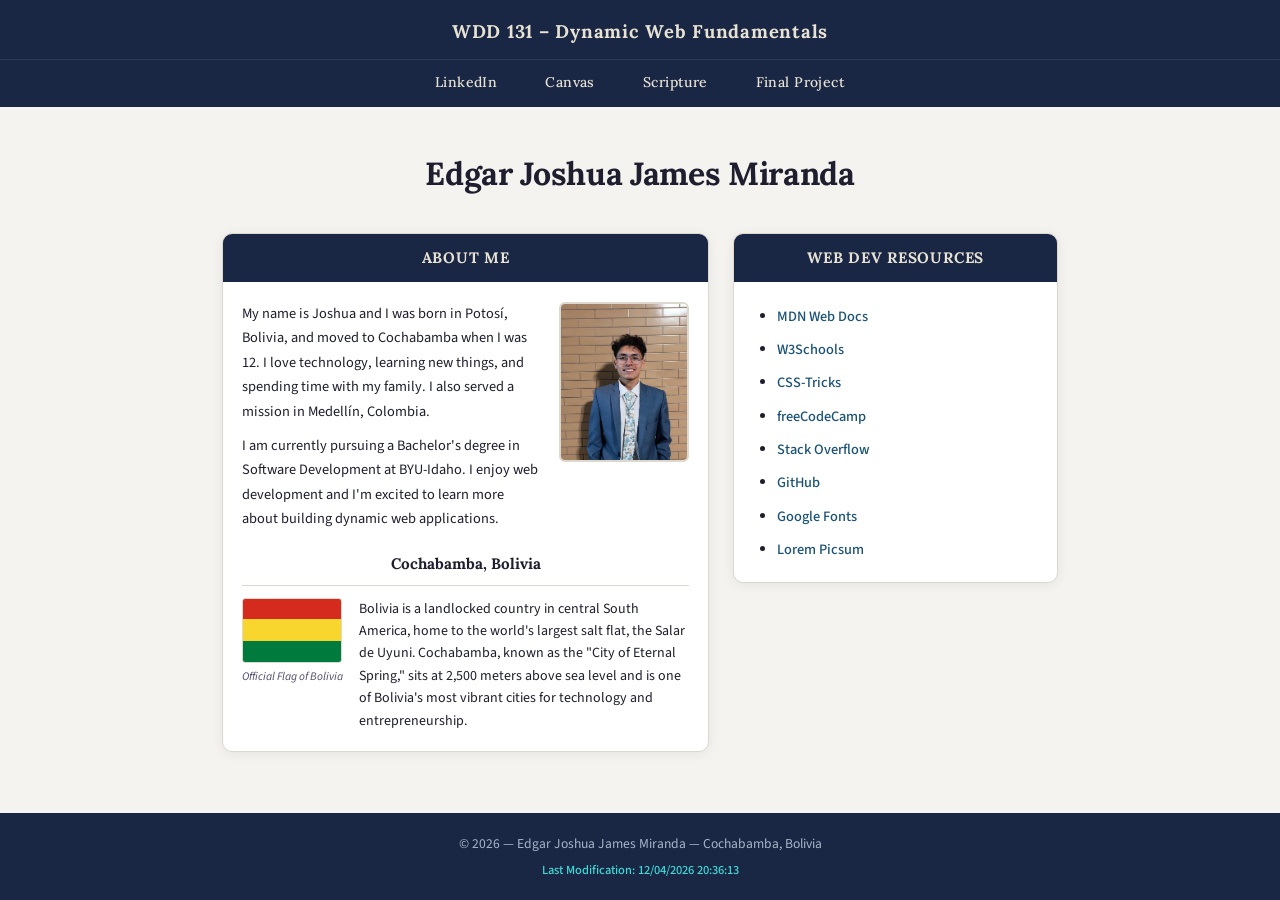
<file: index.html>
<!DOCTYPE html>
<html lang="en">
<head>
  <meta charset="UTF-8">
  <meta name="viewport" content="width=device-width, initial-scale=1.0">
  <title>WDD 131 – Dynamic Web Fundamentals – Edgar Joshua James Miranda</title>
  <meta name="description" content="WDD 131 – Dynamic Web Fundamentals. Edgar Joshua James Miranda. BYU-Idaho course on HTML, CSS, and JavaScript.">  <meta name="author" content="Edgar Joshua James Miranda">
  <link rel="preconnect" href="https://fonts.googleapis.com">
  <link rel="preconnect" href="https://fonts.gstatic.com" crossorigin>
  <link href="https://fonts.googleapis.com/css2?family=Lora:wght@400;600;700&family=Source+Sans+3:wght@300;400;600&display=swap" rel="stylesheet">  <link rel="stylesheet" href="styles/base.css">
  <script src="scripts/getdates.js" defer></script>
</head>
<body>

  <header>
    <span id="course-title">WDD 131 – Dynamic Web Fundamentals</span>
    <nav>
      <a href="www.linkedin.com/in/joshua-james7756" target="_blank">LinkedIn</a>
      <a href="https://byupw.instructure.com/" target="_blank">Canvas</a>
      <a href="https://www.churchofjesuschrist.org/study/scriptures/bofm/1-ne/3?lang=eng&id=p7#p7" target="_blank">Scripture</a>
      <a href="project/index.html">Final Project</a>
    </nav>
  </header>

  <main>
    <h1>Edgar Joshua James Miranda</h1>

    <div class="cards-grid">

      <!-- Card 1: About Me -->
      <section class="card">
        <div class="card-header">
          <h2>About Me</h2>
        </div>
        <div class="card-body">
          <div class="about-content">
            <div class="about-text">
              <p>
                My name is Joshua and I was born in Potosí, Bolivia, and moved to Cochabamba when I was 12. I love technology, learning new things, and spending time with my family. I also served a mission in Medellín, Colombia.              </p>
              <p>
                I am currently pursuing a Bachelor's degree in Software Development at BYU-Idaho. I enjoy web development and I'm excited to learn more about building dynamic web applications.
              </p>
            </div>
            <div class="about-img-wrap">
              <img src="images/profile.jpg" alt="Joshua Miranda profile photo" loading="lazy" width="130" height="160">
            </div>
          </div>

          <div class="location-block">
            <h3>Cochabamba, Bolivia</h3>
            <div class="flag-section">
              <div class="flag-wrap">
                <img src="images/bolivia-flag.svg" alt="Official Flag of Bolivia" loading="lazy" width="100" height="65" onerror="this.outerHTML='<div class=\'flag-placeholder\'></div>'">
                <p class="flag-caption">Official Flag of Bolivia</p>
              </div>
              <p class="location-text">
                Bolivia is a landlocked country in central South America, home to the world's largest salt flat, the Salar de Uyuni. Cochabamba, known as the "City of Eternal Spring," sits at 2,500 meters above sea level and is one of Bolivia's most vibrant cities for technology and entrepreneurship.
              </p>
            </div>
          </div>
        </div>
      </section>

      <!-- Card 2: Web Dev Resources -->
      <section class="card">
        <div class="card-header">
          <h2>Web Dev Resources</h2>
        </div>
        <div class="card-body resources-body">
          <ul class="resources-list">
            <li><a href="https://developer.mozilla.org" target="_blank">MDN Web Docs</a></li>
            <li><a href="https://www.w3schools.com" target="_blank">W3Schools</a></li>
            <li><a href="https://css-tricks.com" target="_blank">CSS-Tricks</a></li>
            <li><a href="https://www.freecodecamp.org" target="_blank">freeCodeCamp</a></li>
            <li><a href="https://stackoverflow.com" target="_blank">Stack Overflow</a></li>
            <li><a href="https://github.com" target="_blank">GitHub</a></li>
            <li><a href="https://fonts.google.com" target="_blank">Google Fonts</a></li>
            <li><a href="https://picsum.photos" target="_blank">Lorem Picsum</a></li>
          </ul>
        </div>
      </section>

    </div>
  </main>

  <footer>
    <p>
      &copy; <span id="currentyear"></span> &mdash; Edgar Joshua James Miranda &mdash; Cochabamba, Bolivia
    </p>
    <p id="lastModified"></p>
  </footer>

</body>
</html>
</file>
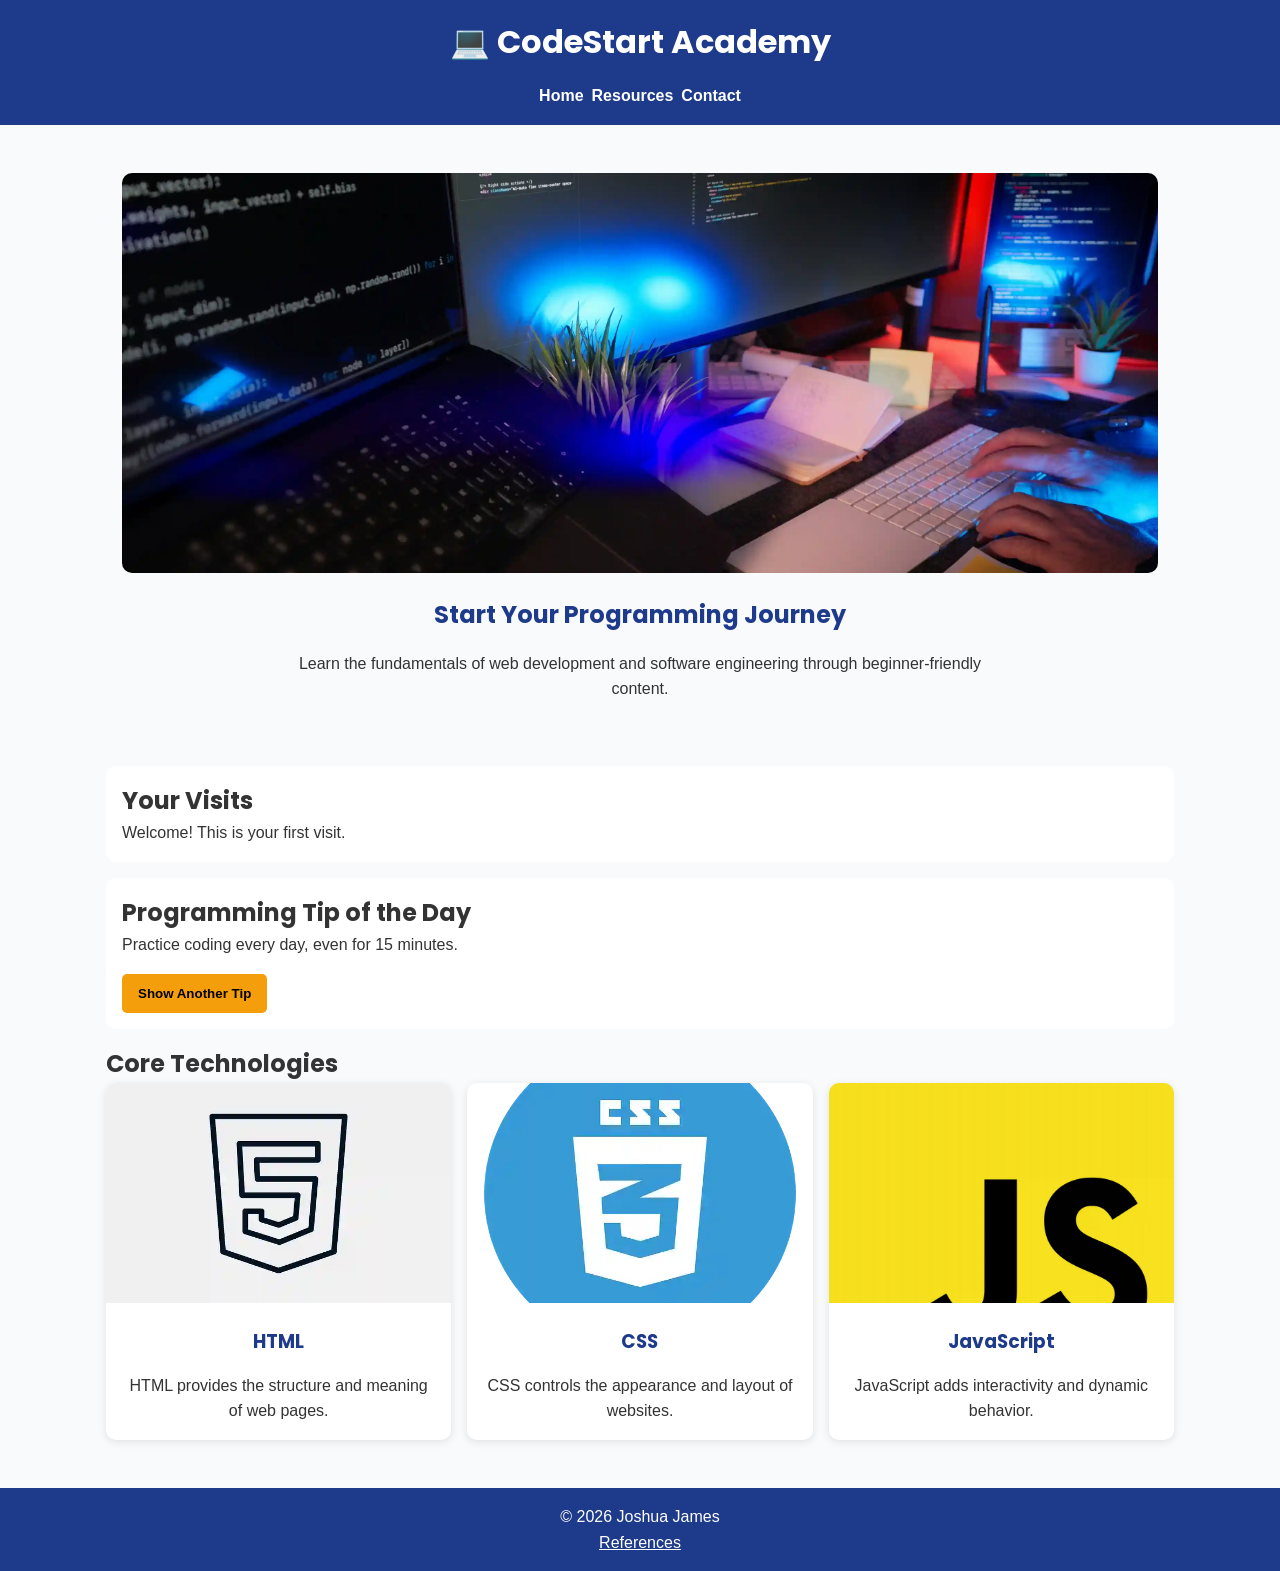
<file: project/index.html>
<!DOCTYPE html>
<html lang="en">
<head>
    <meta charset="UTF-8">
    <meta name="author" content="Joshua James">
    <meta name="viewport" content="width=device-width, initial-scale=1.0">
    <meta name="description" content="CodeStart Academy helps beginners learn programming, HTML, CSS, JavaScript, and web development skills.">

    <title>CodeStart Academy | Home</title>

    <link rel="stylesheet" href="styles/project.css">

    <link rel="preconnect" href="https://fonts.googleapis.com">
    <link rel="preconnect" href="https://fonts.gstatic.com" crossorigin>

    <link href="https://fonts.googleapis.com/css2?family=Poppins:wght@400;600;700&display=swap" rel="stylesheet">

    <script src="scripts/project.js" defer></script>
</head>
<body>

<header>

    <h1>💻 CodeStart Academy</h1>

    <nav>
        <ul class="navigation">
            <li><a href="index.html">Home</a></li>
            <li><a href="resources.html">Resources</a></li>
            <li><a href="contact.html">Contact</a></li>
        </ul>
    </nav>

</header>

<main>

<section class="hero">

    <img
        src="images/coding.webp"
        alt="Programming workspace"
        width="1200"
        height="600"
    >

    <h2>Start Your Programming Journey</h2>

    <p>
        Learn the fundamentals of web development and software
        engineering through beginner-friendly content.
    </p>

</section>

<section class="visit-section">

    <h2>Your Visits</h2>

    <p id="visitMessage"></p>

</section>

<section class="tip-section">

    <h2>Programming Tip of the Day</h2>

    <p id="tip"></p>

    <button id="newTipBtn">
        Show Another Tip
    </button>

</section>

<section>

    <h2>Core Technologies</h2>

    <div class="cards">

        <article class="card">

            <img
                src="images/html.webp"
                alt="HTML logo"
                loading="lazy"
            >

            <h3>HTML</h3>

            <p>
                HTML provides the structure and meaning of web pages.
            </p>

        </article>

        <article class="card">

            <img
                src="images/css.webp"
                alt="CSS logo"
                loading="lazy"
            >

            <h3>CSS</h3>

            <p>
                CSS controls the appearance and layout of websites.
            </p>

        </article>

        <article class="card">

            <img
                src="images/javascript.webp"
                alt="JavaScript logo"
                loading="lazy"
            >

            <h3>JavaScript</h3>

            <p>
                JavaScript adds interactivity and dynamic behavior.
            </p>

        </article>

    </div>

</section>

</main>

<footer>

    <p>&copy; 2026 Joshua James</p>

    <p>
        <a href="references.html">References</a>
    </p>

</footer>

</body>
</html>
</file>
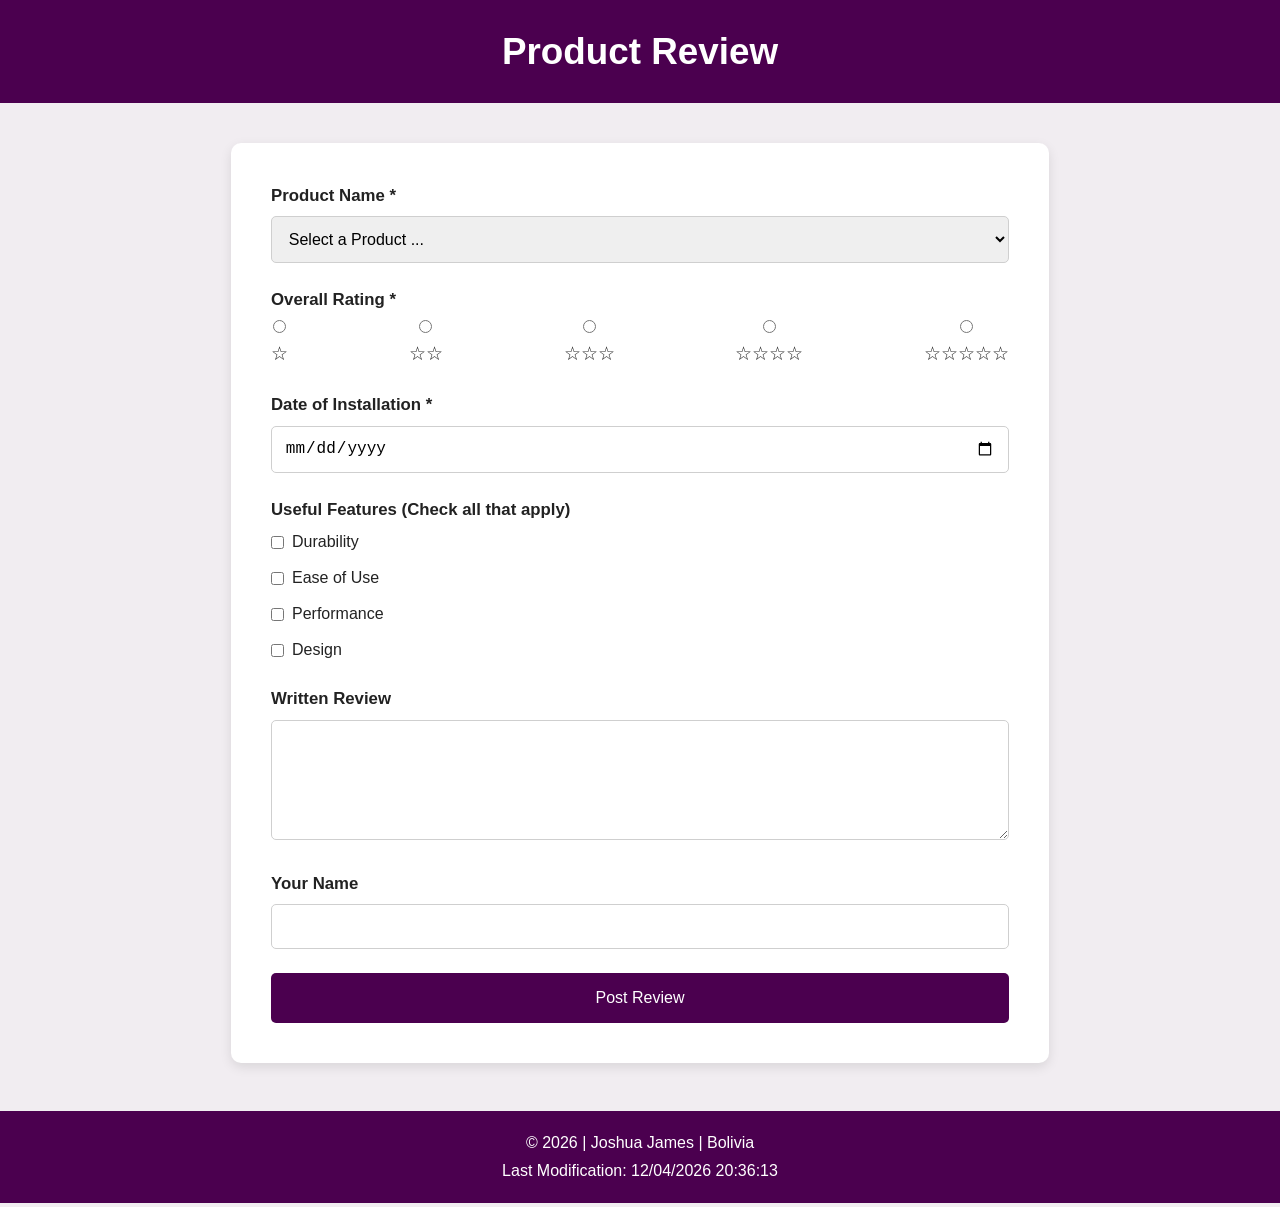
<file: form.html>
<!DOCTYPE html>
<html lang="en-US">
<head>
    <meta charset="UTF-8">
    <meta name="viewport" content="width=device-width, initial-scale=1.0">

    <title>Product Review Form</title>

    <meta name="description"
        content="Submit a product review by selecting a product, rating its features, and sharing your feedback through this responsive review form.">

    <meta name="author" content="Joshua James">

    <link rel="stylesheet" href="styles/form.css">

    <script src="scripts/form.js" defer></script>
</head>
<body>

<header>
    <h1>Product Review</h1>
</header>

<main>

    <form method="get" action="review.html">

        <div class="form-group">
            <label for="product">Product Name *</label>

            <select id="product" name="product" required>
                <option value="" disabled selected>
                    Select a Product ...
                </option>
            </select>
        </div>

        <div class="form-group">
            <label>Overall Rating *</label>

            <div class="rating">

                <div class="rating-item">
                    <input type="radio" id="star1" name="rating" value="1" required>
                    <label for="star1">☆</label>
                </div>

                <div class="rating-item">
                    <input type="radio" id="star2" name="rating" value="2" required>
                    <label for="star2">☆☆</label>
                </div>

                <div class="rating-item">
                    <input type="radio" id="star3" name="rating" value="3" required>
                    <label for="star3">☆☆☆</label>
                </div>

                <div class="rating-item">
                    <input type="radio" id="star4" name="rating" value="4" required>
                    <label for="star4">☆☆☆☆</label>
                </div>

                <div class="rating-item">
                    <input type="radio" id="star5" name="rating" value="5" required>
                    <label for="star5">☆☆☆☆☆</label>
                </div>

            </div>
        </div>

        <div class="form-group">
            <label for="installDate">Date of Installation *</label>

            <input
                type="date"
                id="installDate"
                name="installDate"
                required>
        </div>

        <div class="form-group">

            <label>Useful Features (Check all that apply)</label>

            <div class="checkbox-group">

                <div class="checkbox-item">
                    <input
                        type="checkbox"
                        id="durability"
                        name="features"
                        value="Durability">

                    <label for="durability">
                        Durability
                    </label>
                </div>

                <div class="checkbox-item">
                    <input
                        type="checkbox"
                        id="ease"
                        name="features"
                        value="Ease of Use">

                    <label for="ease">
                        Ease of Use
                    </label>
                </div>

                <div class="checkbox-item">
                    <input
                        type="checkbox"
                        id="performance"
                        name="features"
                        value="Performance">

                    <label for="performance">
                        Performance
                    </label>
                </div>

                <div class="checkbox-item">
                    <input
                        type="checkbox"
                        id="design"
                        name="features"
                        value="Design">

                    <label for="design">
                        Design
                    </label>
                </div>

            </div>

        </div>

        <div class="form-group">

            <label for="review">
                Written Review
            </label>

            <textarea
                id="review"
                name="review"
                rows="5"></textarea>

        </div>

        <div class="form-group">

            <label for="username">
                Your Name
            </label>

            <input
                type="text"
                id="username"
                name="username">

        </div>

        <input
            type="submit"
            value="Post Review"
            class="submit-btn">

    </form>

</main>

<footer>
    <p>&copy; <span id="year"></span> | Joshua James | Bolivia</p>

    <p>
        Last Modification:
        <span id="lastModified"></span>
    </p>
</footer>

</body>
</html>
</file>
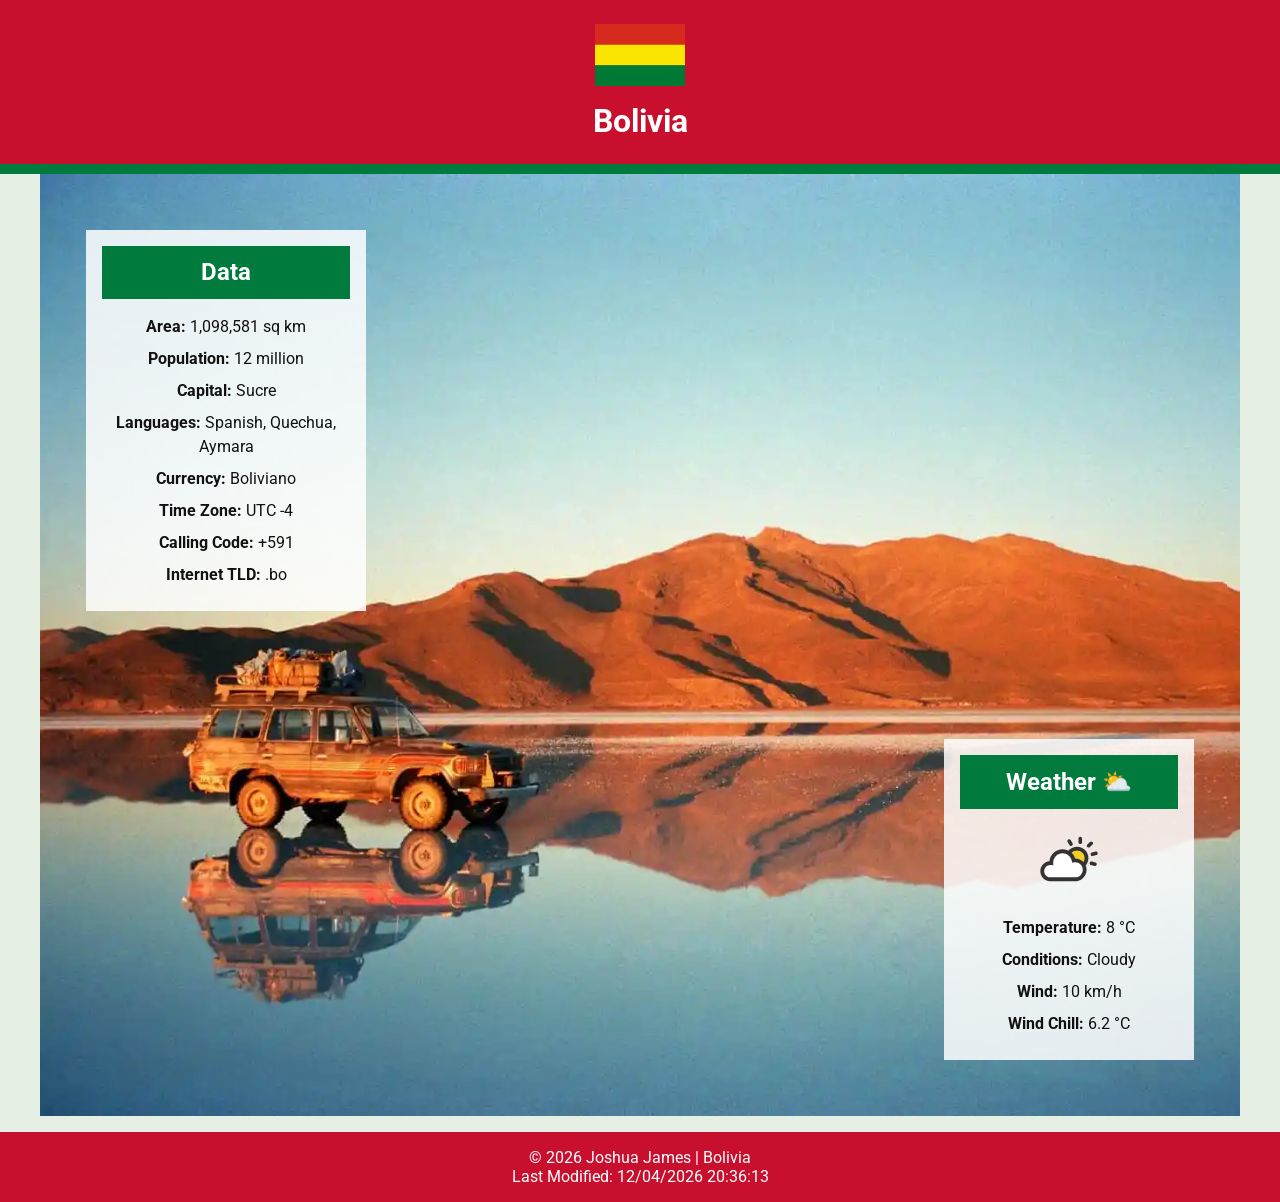
<file: place.html>
<!DOCTYPE html>
<html lang="en">
<head>
    <meta charset="UTF-8">
    <meta name="viewport"
          content="width=device-width, initial-scale=1.0">
    <meta name="description"
          content="Explore Bolivia with information about its culture, weather, geography, and beautiful landscapes.">
    <meta name="author"
          content="Joshua James">
    <title>Bolivia Country Page</title>
    <!-- GOOGLE FONTS -->
    <link rel="preconnect"
          href="https://fonts.googleapis.com">
    <link rel="preconnect"
          href="https://fonts.gstatic.com"
          crossorigin>
    <link href="https://fonts.googleapis.com/css2?family=Roboto:wght@400;700&display=swap"
          rel="stylesheet">
    <!-- CSS -->
    <link rel="stylesheet"
          href="styles/place.css">
    <link rel="stylesheet"
          href="styles/place-large.css">
    <!-- JAVASCRIPT -->
    <script src="scripts/place.js" defer></script>
</head>

<body>
    <!-- HEADER -->
    <header>
        <img
            src="images/flag.webp"
            alt="Bolivia Flag"
            class="flag">
        <h1>Bolivia</h1>
    </header>
    <!-- MAIN -->
    <main>
        <div class="hero">
            <!-- RESPONSIVE IMAGE -->
            <picture>
                <source
                    srcset="images/hero-large.webp"
                    media="(min-width: 768px)">
                <img
                    src="images/hero-small.webp"
                    alt="Bolivia Landscape">
            </picture>

            <!-- DATA CARD -->

            <section class="card data-card">
                <h2>Data</h2>
                <p><strong>Area:</strong> 1,098,581 sq km</p>
                <p><strong>Population:</strong> 12 million</p>
                <p><strong>Capital:</strong> Sucre</p>
                <p><strong>Languages:</strong> Spanish, Quechua, Aymara</p>
                <p><strong>Currency:</strong> Boliviano</p>
                <p><strong>Time Zone:</strong> UTC -4</p>
                <p><strong>Calling Code:</strong> +591</p>
                <p><strong>Internet TLD:</strong> .bo</p>
            </section>

            <!-- WEATHER CARD -->

            <section class="card weather-card">
                <h2>Weather</h2>
                <img
                    src="images/weather.svg"
                    alt="Weather Icon"
                    class="weather-icon">
                <p>
                    <strong>Temperature:</strong>
                    <span id="temperature">8</span> °C
                </p>
                <p>
                    <strong>Conditions:</strong>
                    Cloudy
                </p>
                <p>
                    <strong>Wind:</strong>
                    <span id="windSpeed">10</span> km/h
                </p>
                <p>
                    <strong>Wind Chill: </strong>
                    <span id="windChill">10 °C</span>
                </p>
            </section>
        </div>
    </main>

    <!-- FOOTER -->

    <footer>
        <p>
            &copy;
            <span id="currentyear"></span>
            Joshua James | Bolivia
        </p>
        <p id="lastModified"></p>
    </footer>

</body>
</html>
</file>
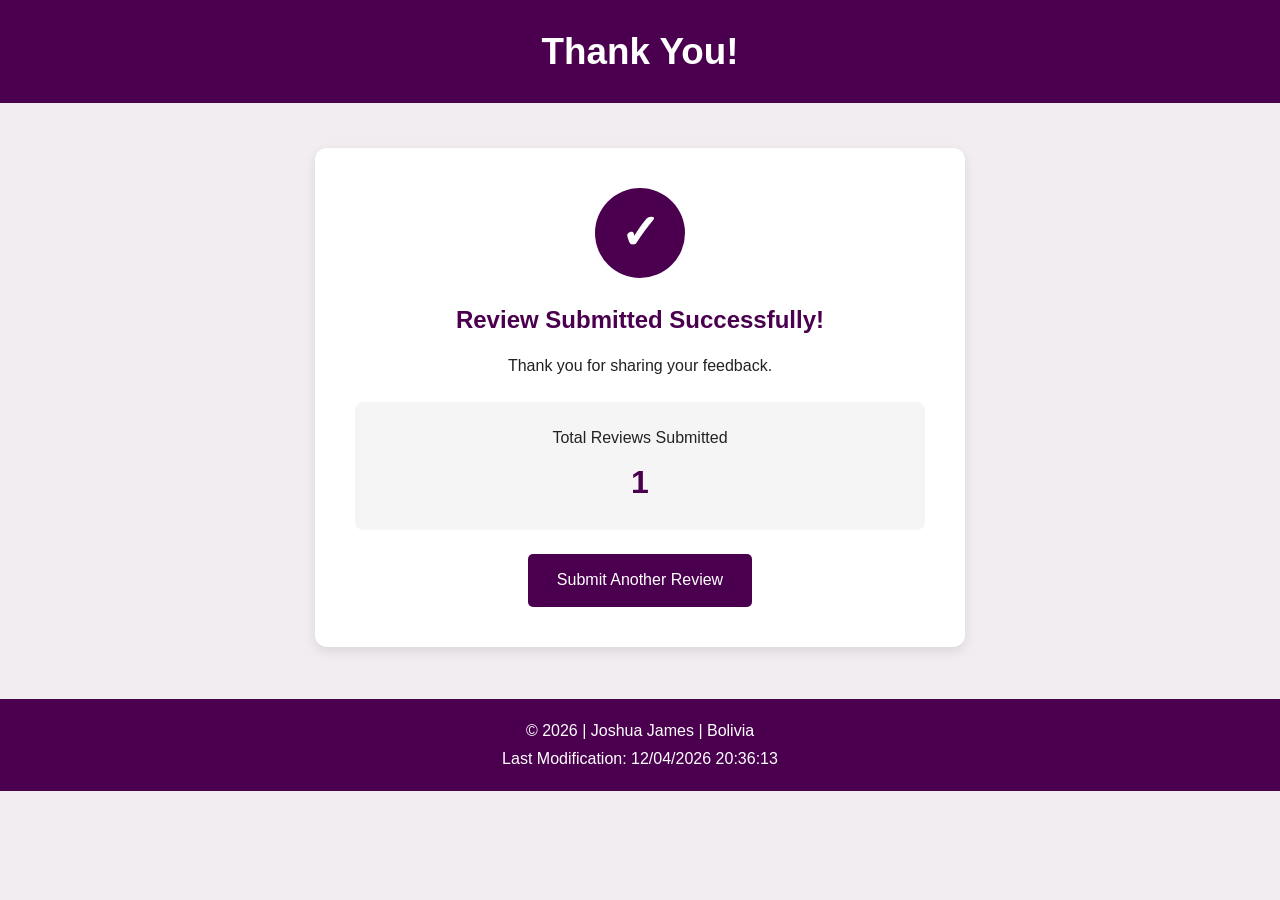
<file: review.html>
<!DOCTYPE html>
<html lang="en-US">
<head>
    <meta charset="UTF-8">
    <meta name="viewport" content="width=device-width, initial-scale=1.0">
    <meta name="description" content="Review Confirmation">
    <meta name="author" content="Joshua James">

    <title>Review Submitted</title>

    <link rel="stylesheet" href="styles/form.css">

    <script src="scripts/review.js" defer></script>
</head>
<body>

    <header>
        <h1>Thank You!</h1>
    </header>

    <main class="confirmation">

        <div class="success-card">

            <div class="checkmark">
                ✓
            </div>

            <h2>Review Submitted Successfully!</h2>

            <p class="thank-message">
                Thank you for sharing your feedback.
            </p>

            <div class="counter-box">
                <p>Total Reviews Submitted</p>
                <strong id="reviewCount">0</strong>
            </div>

            <a href="form.html" class="back-link">
                Submit Another Review
            </a>

        </div>

    </main>
    <footer>
        <p>&copy; <span id="year"></span> | Joshua James | Bolivia</p>
        <p>Last Modification: <span id="lastModified"></span></p>
    </footer>

</body>
</html>
</file>
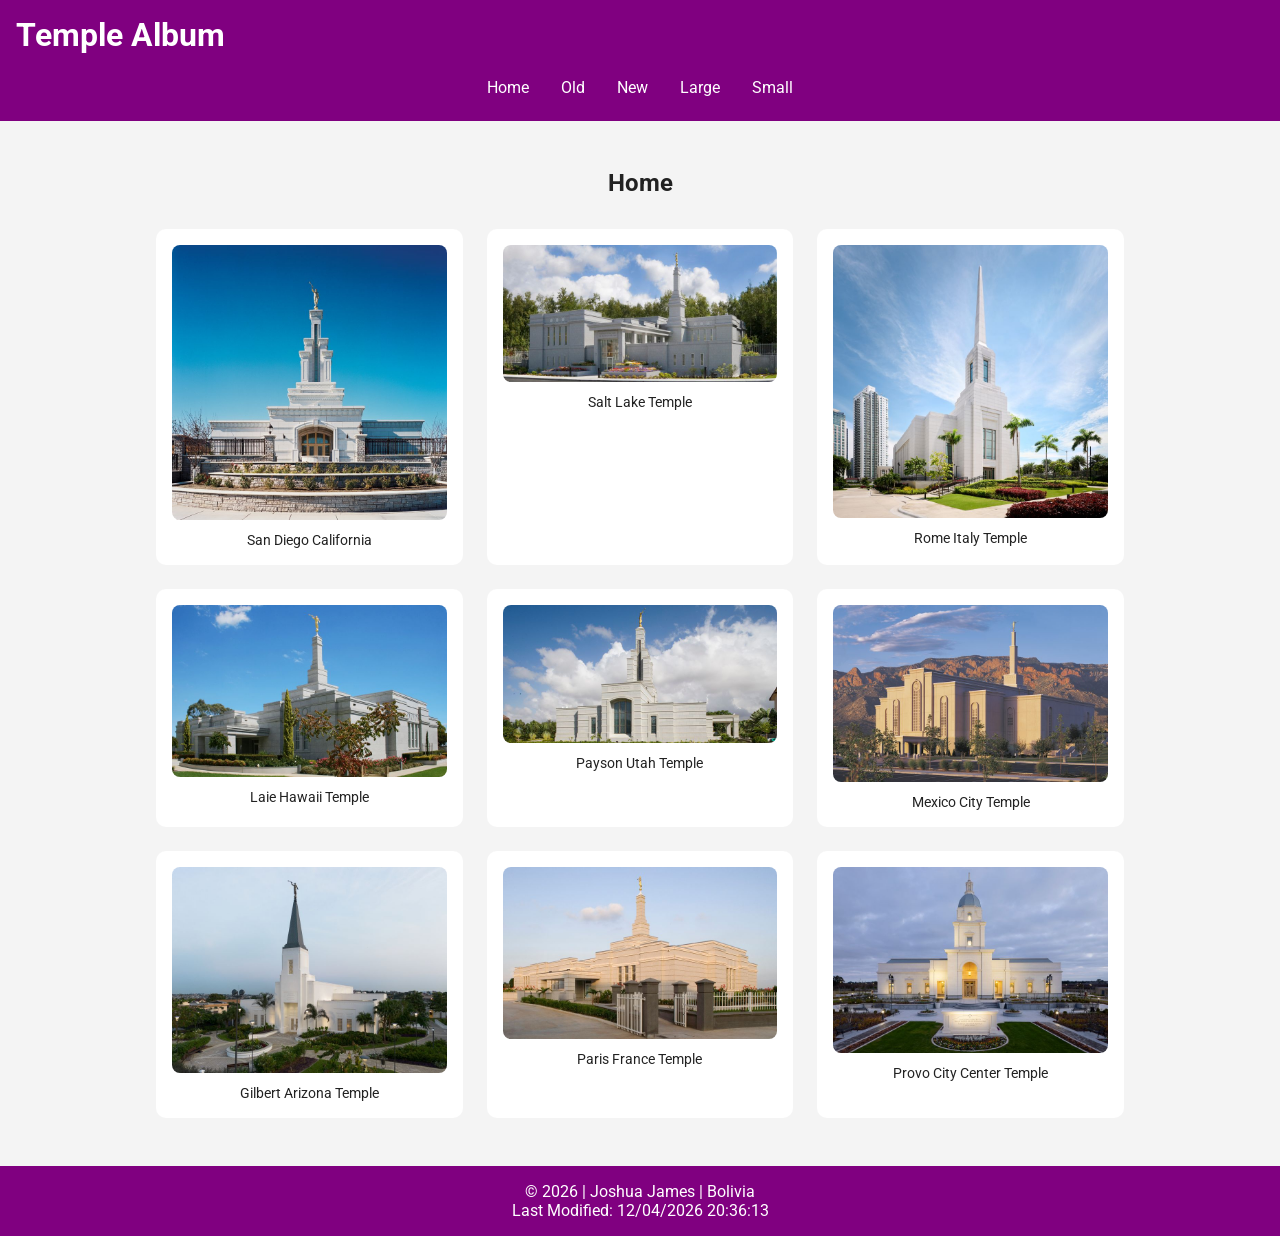
<file: temples.html>
<!DOCTYPE html>
<html lang="en">

<head>

    <meta charset="UTF-8">
    <meta name="viewport" content="width=device-width, initial-scale=1.0">
    <meta name="description" content="Responsive temple album page created by Joshua James using HTML, CSS, JavaScript, CSS Grid, Flexbox, and media queries.">
    <meta name="author" content="Joshua James">
    <title>Temple Album</title>
    <link rel="preconnect" href="https://fonts.googleapis.com">
    <link rel="preconnect" href="https://fonts.gstatic.com" crossorigin>
    <link href="https://fonts.googleapis.com/css2?family=Roboto:wght@400;700&display=swap" rel="stylesheet">
    <link rel="stylesheet" href="styles/temples.css">
    <link rel="stylesheet" href="styles/temples-large.css">
    <script src="scripts/temples.js" defer></script>

</head>

<body>

    <header>

        <div class="header-container">

            <h1>Temple Album</h1>

            <button id="menu-button">☰</button>

        </div>

        <nav id="nav-menu">

            <a href="#">Home</a>

            <a href="#">Old</a>

            <a href="#">New</a>

            <a href="#">Large</a>

            <a href="#">Small</a>

        </nav>

    </header>

    <main>

        <h2>Home</h2>

        <div class="gallery">

            <figure>
                <img src="images/temple1.jpeg" alt="Temple 1">
                <figcaption>San Diego California</figcaption>
            </figure>

            <figure>
                <img src="images/temple2.jpeg" alt="Temple 2">
                <figcaption>Salt Lake Temple</figcaption>
            </figure>

            <figure>
                <img src="images/temple3.jpeg" alt="Temple 3">
                <figcaption>Rome Italy Temple</figcaption>
            </figure>

            <figure>
                <img src="images/temple4.jpeg" alt="Temple 4">
                <figcaption>Laie Hawaii Temple</figcaption>
            </figure>

            <figure>
                <img src="images/temple5.jpeg" alt="Temple 5">
                <figcaption>Payson Utah Temple</figcaption>
            </figure>

            <figure>
                <img src="images/temple6.jpeg" alt="Temple 6">
                <figcaption>Mexico City Temple</figcaption>
            </figure>

            <figure>
                <img src="images/temple7.jpeg" alt="Temple 7">
                <figcaption>Gilbert Arizona Temple</figcaption>
            </figure>

            <figure>
                <img src="images/temple8.jpeg" alt="Temple 8">
                <figcaption>Paris France Temple</figcaption>
            </figure>

            <figure>
                <img src="images/temple9.jpeg" alt="Temple 9">
                <figcaption>Provo City Center Temple</figcaption>
            </figure>

        </div>

    </main>

    <footer>

        <p>
            © <span id="year"></span> | Joshua James | Bolivia
        </p>

        <p id="lastModified"></p>

    </footer>

</body>

</html>
</file>
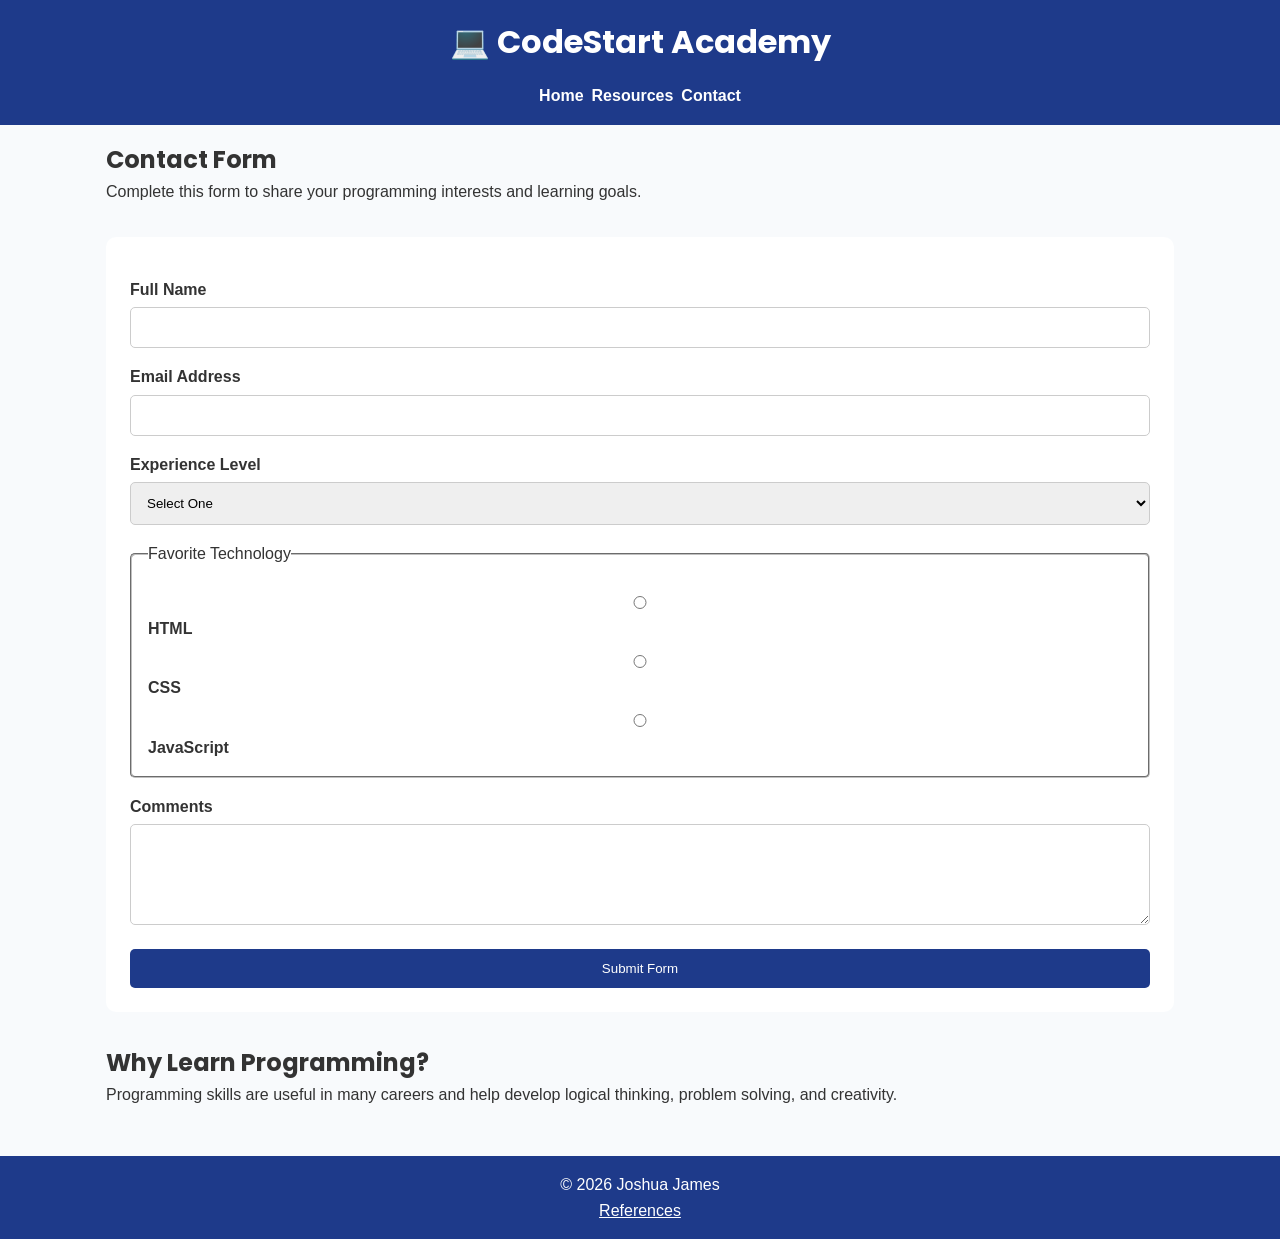
<file: project/contact.html>
<!DOCTYPE html>
<html lang="en">
<head>
    <meta charset="UTF-8">
    <meta name="author" content="Joshua James">
    <meta name="viewport" content="width=device-width, initial-scale=1.0">

    <meta
        name="description"
        content="Contact CodeStart Academy and share your programming experience and interests."
    >

    <title>CodeStart Academy | Contact</title>

    <link rel="stylesheet" href="styles/project.css">

    <link rel="preconnect" href="https://fonts.googleapis.com">
    <link rel="preconnect" href="https://fonts.gstatic.com" crossorigin>

    <link
        href="https://fonts.googleapis.com/css2?family=Poppins:wght@400;600;700&display=swap"
        rel="stylesheet"
    >

    <script src="scripts/project.js" defer></script>
</head>

<body>

<header>

    <h1>💻 CodeStart Academy</h1>

    <nav>
        <ul class="navigation">
            <li><a href="index.html">Home</a></li>
            <li><a href="resources.html">Resources</a></li>
            <li><a href="contact.html">Contact</a></li>
        </ul>
    </nav>

</header>

<main>

<section>

    <h2>Contact Form</h2>

    <p>
        Complete this form to share your programming interests and learning goals.
    </p>

</section>

<section>

    <form id="contactForm" method="get">

        <label for="fullname">
            Full Name
        </label>

        <input
            type="text"
            id="fullname"
            name="fullname"
            required
        >

        <label for="email">
            Email Address
        </label>

        <input
            type="email"
            id="email"
            name="email"
            required
        >

        <label for="experience">
            Experience Level
        </label>

        <select
            id="experience"
            name="experience"
            required
        >
            <option value="">
                Select One
            </option>

            <option value="Beginner">
                Beginner
            </option>

            <option value="Intermediate">
                Intermediate
            </option>

            <option value="Advanced">
                Advanced
            </option>

        </select>

        <fieldset>

            <legend>
                Favorite Technology
            </legend>

            <label>
                <input
                    type="radio"
                    name="technology"
                    value="HTML"
                    required
                >
                HTML
            </label>

            <label>
                <input
                    type="radio"
                    name="technology"
                    value="CSS"
                >
                CSS
            </label>

            <label>
                <input
                    type="radio"
                    name="technology"
                    value="JavaScript"
                >
                JavaScript
            </label>

        </fieldset>

        <label for="comments">
            Comments
        </label>

        <textarea
            id="comments"
            name="comments"
            rows="5"
        ></textarea>

        <input
            type="submit"
            value="Submit Form"
        >

    </form>

    <p id="formMessage"></p>

</section>

<section>

    <h2>Why Learn Programming?</h2>

    <p>
        Programming skills are useful in many careers and help develop
        logical thinking, problem solving, and creativity.
    </p>

</section>

</main>

<footer>

    <p>&copy; 2026 Joshua James</p>

    <p>
        <a href="references.html">
            References
        </a>
    </p>

</footer>

</body>
</html>
</file>
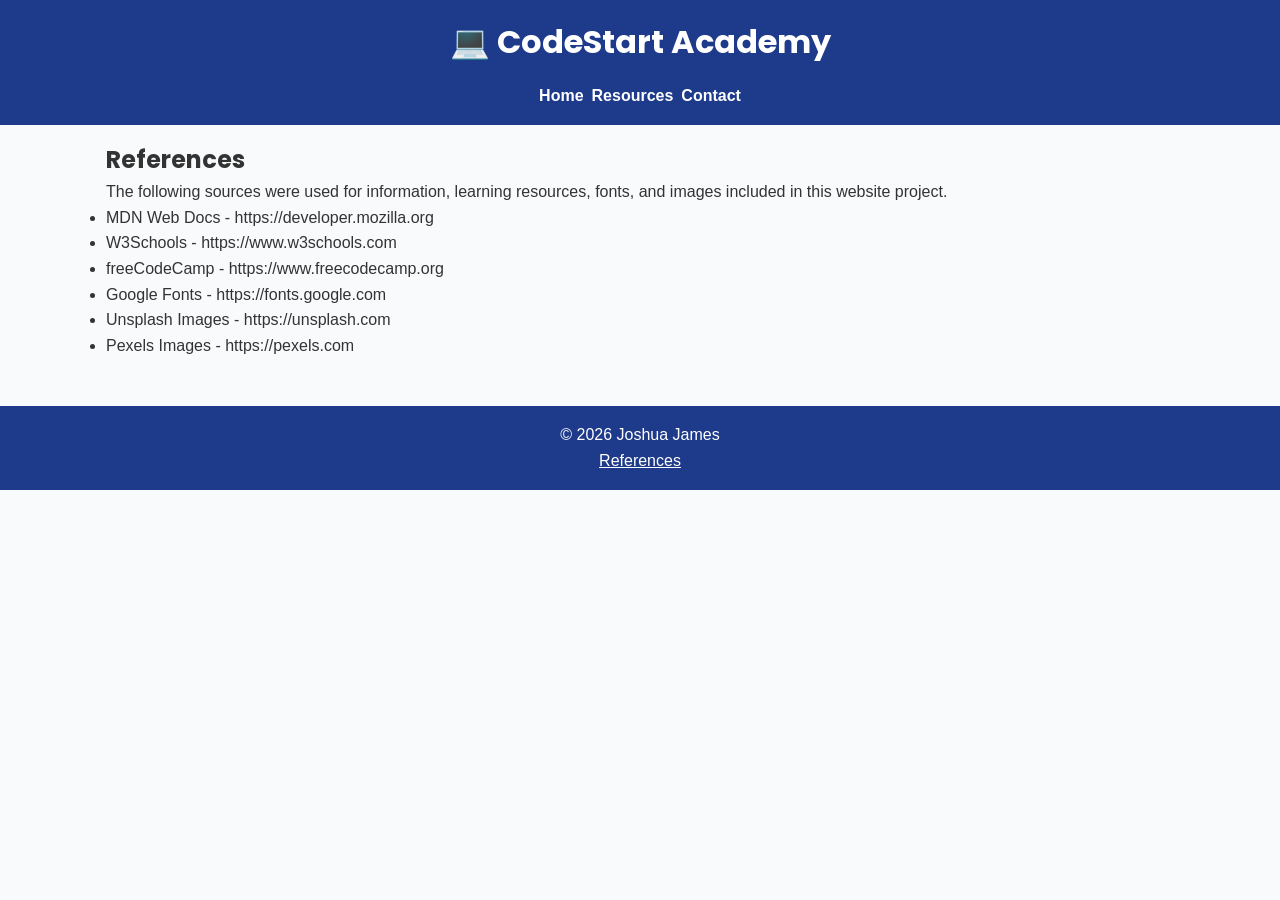
<file: project/references.html>
<!DOCTYPE html>
<html lang="en">
<head>
    <meta charset="UTF-8">
    <meta name="author" content="Joshua James">
    <meta name="viewport" content="width=device-width, initial-scale=1.0">

    <meta
        name="description"
        content="References and sources used in the CodeStart Academy website project."
    >

    <title>CodeStart Academy | References</title>

    <link rel="stylesheet" href="styles/project.css">

    <link rel="preconnect" href="https://fonts.googleapis.com">
    <link rel="preconnect" href="https://fonts.gstatic.com" crossorigin>

    <link
        href="https://fonts.googleapis.com/css2?family=Poppins:wght@400;600;700&display=swap"
        rel="stylesheet"
    >
</head>

<body>

<header>

    <h1>💻 CodeStart Academy</h1>

    <nav>
        <ul class="navigation">
            <li><a href="index.html">Home</a></li>
            <li><a href="resources.html">Resources</a></li>
            <li><a href="contact.html">Contact</a></li>
        </ul>
    </nav>

</header>

<main>

<section>

    <h2>References</h2>

    <p>
        The following sources were used for information, learning resources,
        fonts, and images included in this website project.
    </p>

    <ul>
        <li>MDN Web Docs - https://developer.mozilla.org</li>

        <li>W3Schools - https://www.w3schools.com</li>

        <li>freeCodeCamp - https://www.freecodecamp.org</li>

        <li>Google Fonts - https://fonts.google.com</li>

        <li>Unsplash Images - https://unsplash.com</li>

        <li>Pexels Images - https://pexels.com</li>
    </ul>

</section>

</main>

<footer>

    <p>&copy; 2026 Joshua James</p>

    <p>
        <a href="references.html">
            References
        </a>
    </p>

</footer>

</body>
</html>
</file>
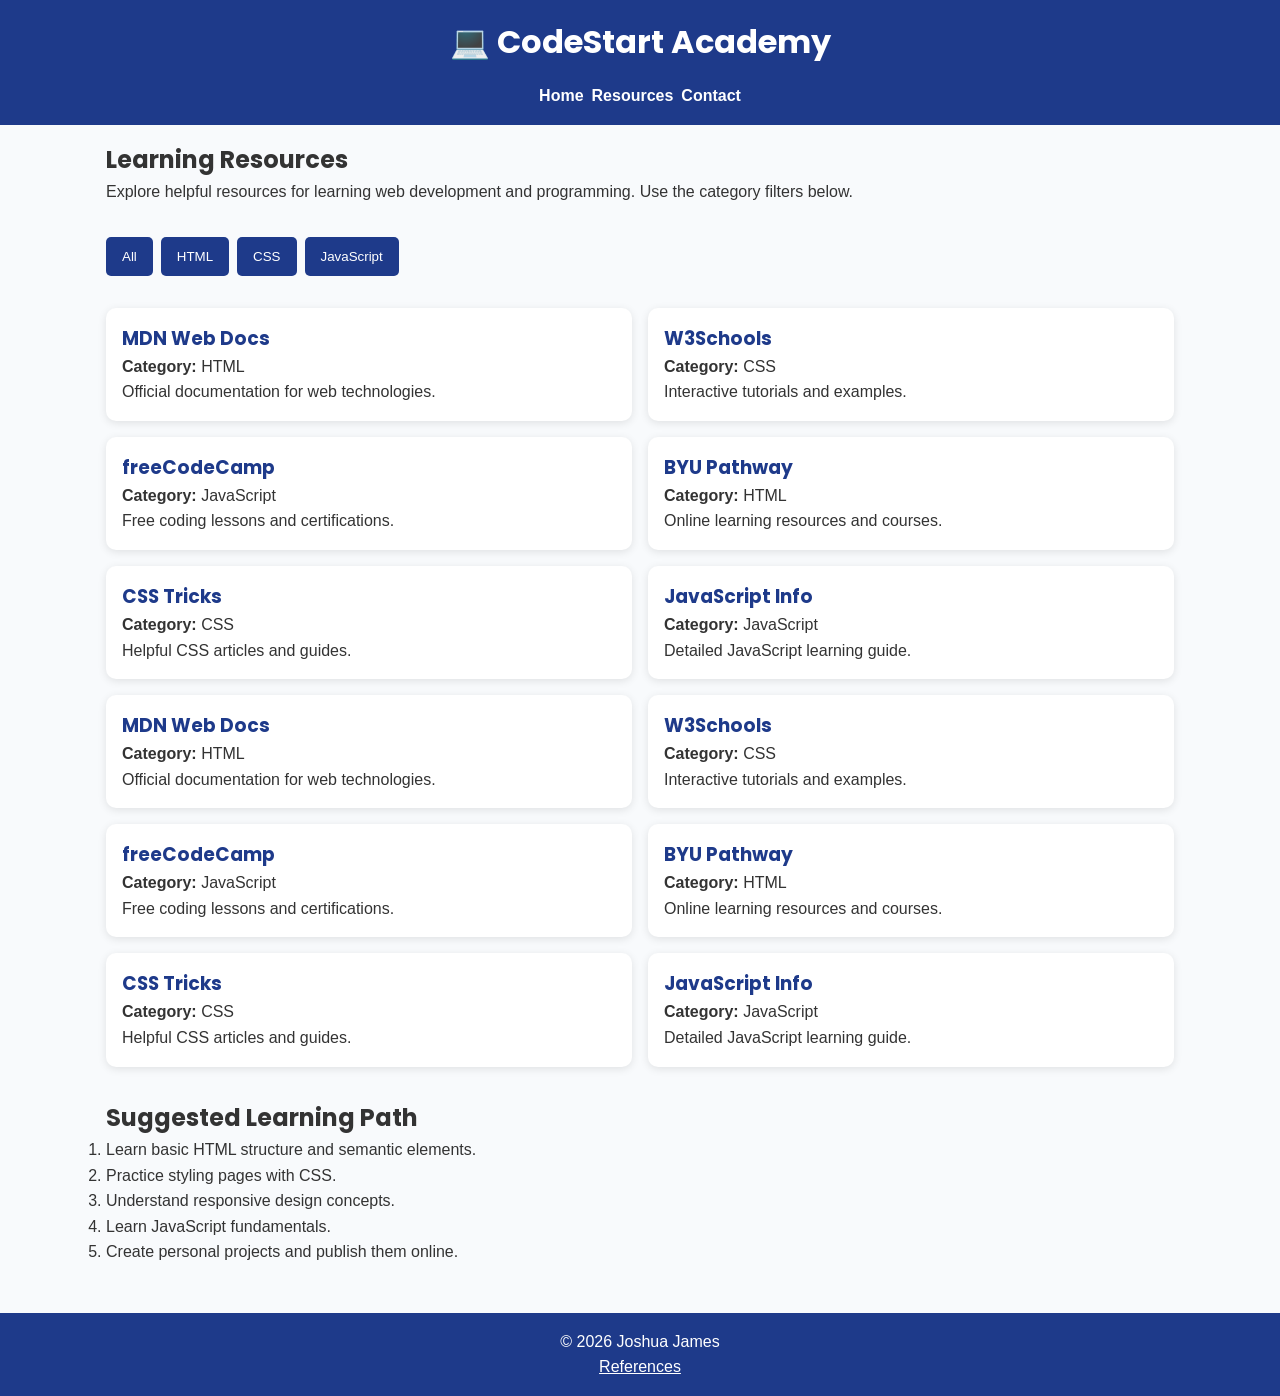
<file: project/resources.html>
<!DOCTYPE html>
<html lang="en">
<head>
    <meta charset="UTF-8">
    <meta name="author" content="Joshua James">
    <meta name="viewport" content="width=device-width, initial-scale=1.0">

    <meta
        name="description"
        content="Programming resources for beginners learning HTML, CSS, JavaScript, and web development."
    >

    <title>CodeStart Academy | Resources</title>

    <link rel="stylesheet" href="styles/project.css">

    <link rel="preconnect" href="https://fonts.googleapis.com">
    <link rel="preconnect" href="https://fonts.gstatic.com" crossorigin>

    <link
        href="https://fonts.googleapis.com/css2?family=Poppins:wght@400;600;700&display=swap"
        rel="stylesheet"
    >

    <script src="scripts/project.js" defer></script>
</head>

<body>

<header>

    <h1>💻 CodeStart Academy</h1>

    <nav>
        <ul class="navigation">
            <li><a href="index.html">Home</a></li>
            <li><a href="resources.html">Resources</a></li>
            <li><a href="contact.html">Contact</a></li>
        </ul>
    </nav>

</header>

<main>

<section>

    <h2>Learning Resources</h2>

    <p>
        Explore helpful resources for learning web development and programming.
        Use the category filters below.
    </p>

</section>

<section>

    <div class="filter-buttons">

        <button id="allBtn">
            All
        </button>

        <button id="htmlBtn">
            HTML
        </button>

        <button id="cssBtn">
            CSS
        </button>

        <button id="jsBtn">
            JavaScript
        </button>

    </div>

</section>

<section>

    <div
        id="resourceContainer"
        class="resource-grid">
    </div>

</section>

<section>

    <h2>Suggested Learning Path</h2>

    <ol>
        <li>Learn basic HTML structure and semantic elements.</li>
        <li>Practice styling pages with CSS.</li>
        <li>Understand responsive design concepts.</li>
        <li>Learn JavaScript fundamentals.</li>
        <li>Create personal projects and publish them online.</li>
    </ol>

</section>

</main>

<footer>

    <p>&copy; 2026 Joshua James</p>

    <p>
        <a href="references.html">
            References
        </a>
    </p>

</footer>

</body>
</html>
</file>
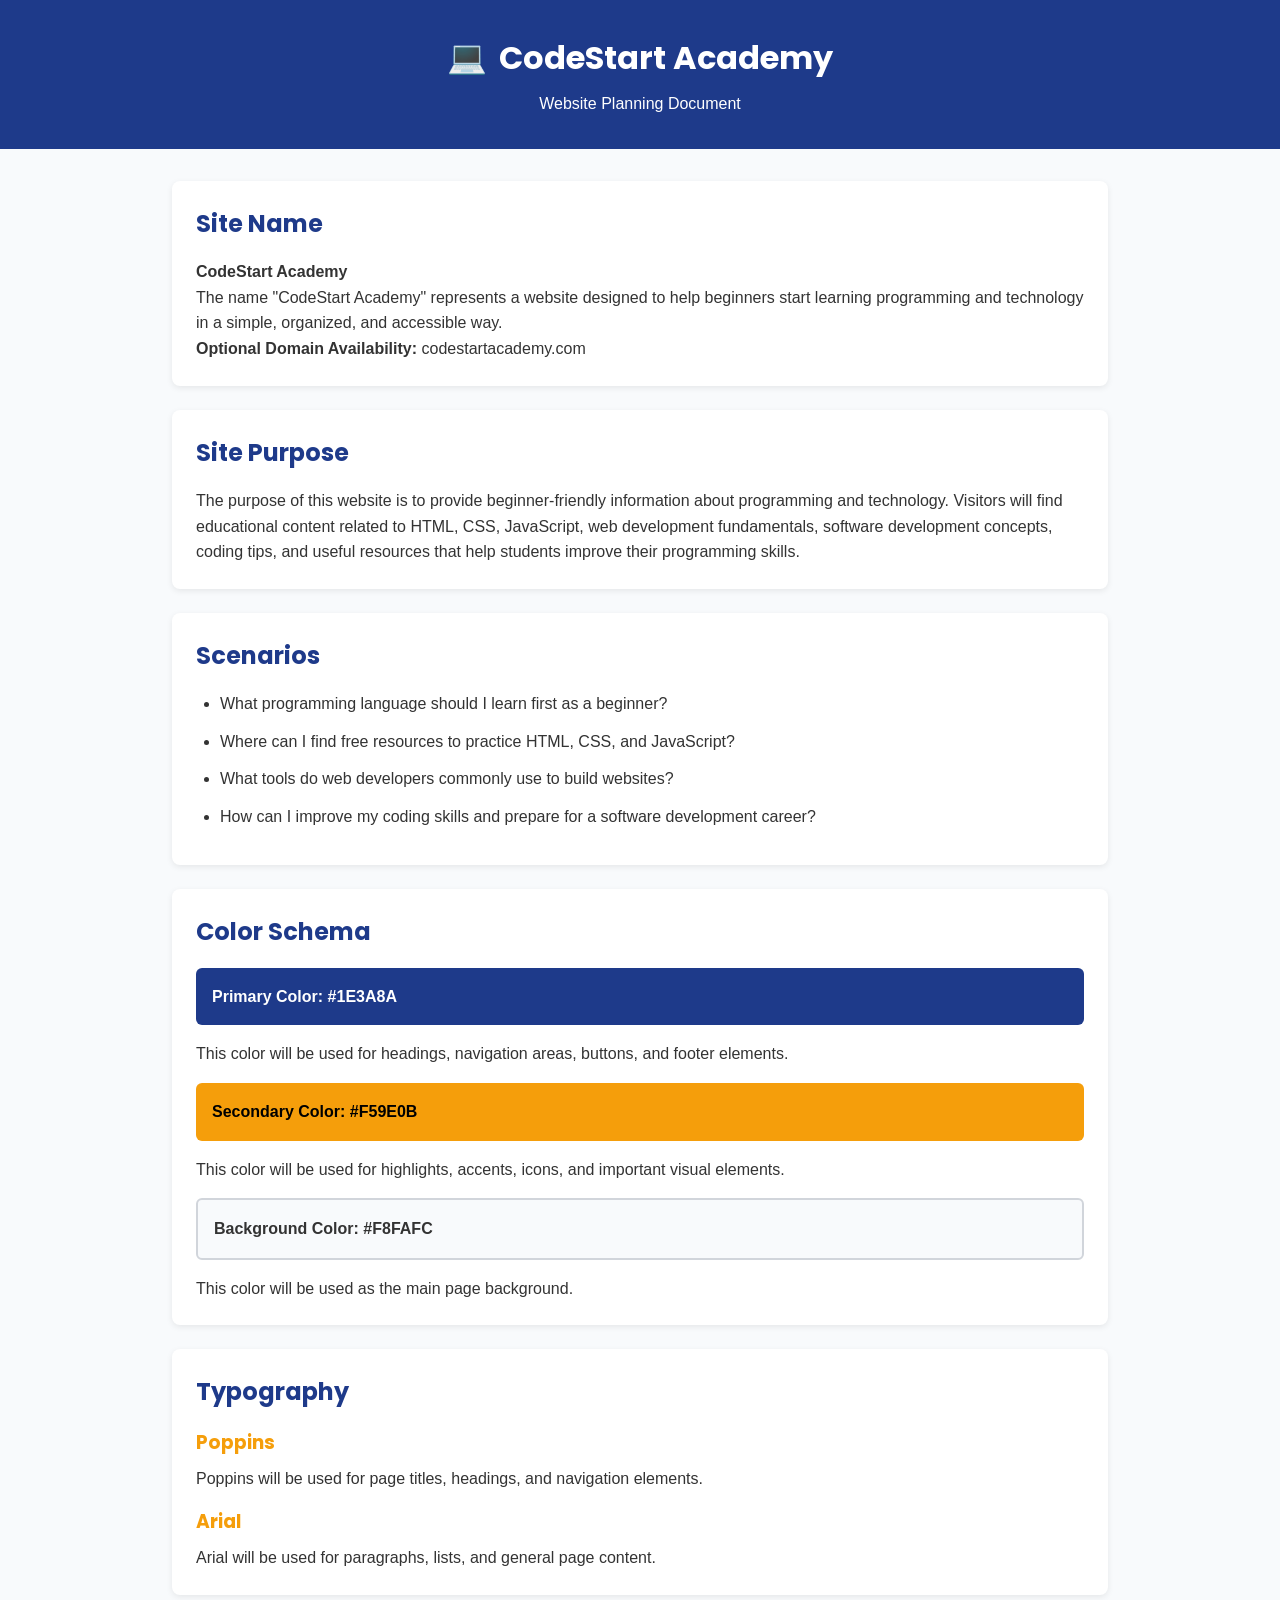
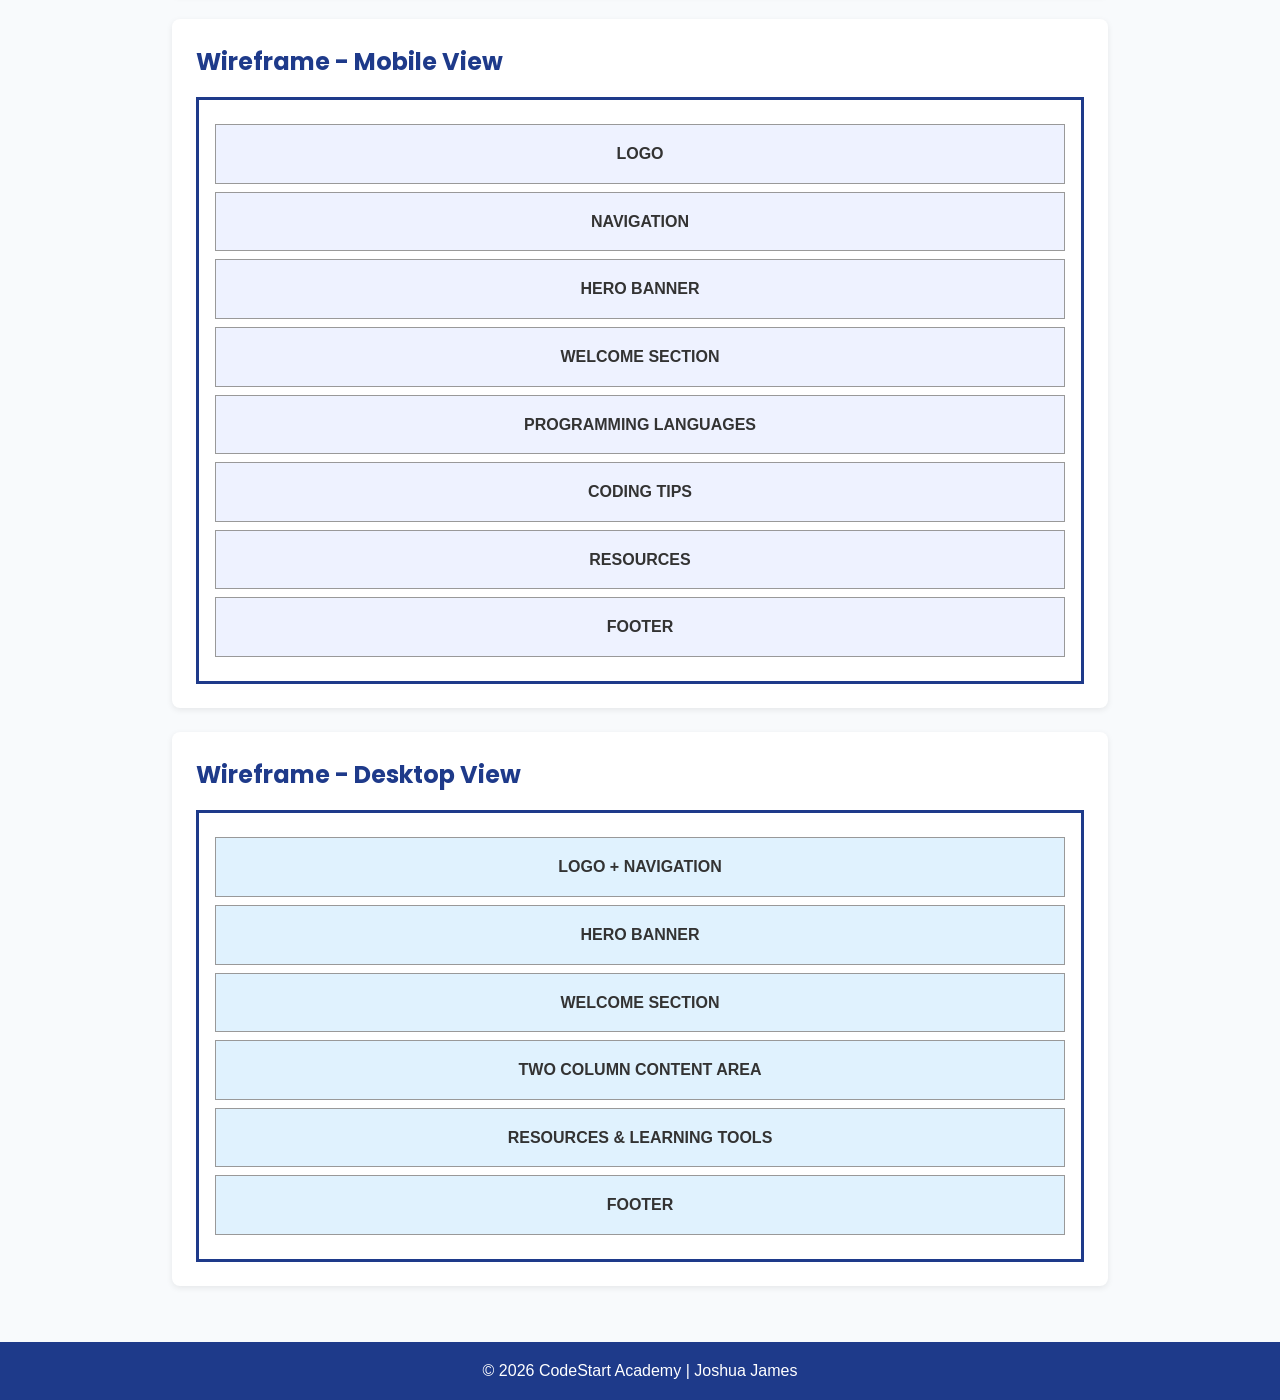
<file: project/siteplan.html>
<!DOCTYPE html>
<html lang="en">
<head>
    <meta charset="UTF-8">
    <meta name="viewport" content="width=device-width, initial-scale=1.0">
    <meta name="author" content="Joshua James">
    <meta name="description" content="Website planning document for CodeStart Academy, a beginner-friendly resource for learning programming, web development, and technology skills.">
    <title>CodeStart Academy | Website Planning Document</title>
    <link rel="preconnect" href="https://fonts.googleapis.com">
    <link rel="preconnect" href="https://fonts.gstatic.com" crossorigin>
    <link
        href="https://fonts.googleapis.com/css2?family=Poppins:wght@400;600;700&display=swap"
        rel="stylesheet"
    >
    <link rel="stylesheet" href="styles/siteplan.css">
</head>
<body>
<header>
    <div class="logo-container">
        <span class="logo-icon">💻</span>
        <h1>CodeStart Academy</h1>
    </div>
    <p class="tagline">
        Website Planning Document
    </p>
    
</header>

<main>
    <section>
        <h2>Site Name</h2>
        <p><strong>CodeStart Academy</strong></p>
        <p>
            The name "CodeStart Academy" represents a website designed to help
            beginners start learning programming and technology in a simple,
            organized, and accessible way.
        </p>
        <p>
            <strong>Optional Domain Availability:</strong>
            codestartacademy.com
        </p>
    </section>
    <section>
        <h2>Site Purpose</h2>
        <p>
            The purpose of this website is to provide beginner-friendly
            information about programming and technology. Visitors will find
            educational content related to HTML, CSS, JavaScript, web
            development fundamentals, software development concepts, coding
            tips, and useful resources that help students improve their
            programming skills.
        </p>
    </section>
    <section>
        <h2>Scenarios</h2>
        <ul>
            <li>What programming language should I learn first as a beginner?</li>
            <li>Where can I find free resources to practice HTML, CSS, and JavaScript?</li>
            <li>What tools do web developers commonly use to build websites?</li>
            <li>How can I improve my coding skills and prepare for a software development career?</li>
        </ul>
    </section>
    <section>
        <h2>Color Schema</h2>
        <div class="color-box primary">
            Primary Color: #1E3A8A
        </div>
        <p>
            This color will be used for headings, navigation areas, buttons,
            and footer elements.
        </p>
        <div class="color-box secondary">
            Secondary Color: #F59E0B
        </div>
        <p>
            This color will be used for highlights, accents, icons, and
            important visual elements.
        </p>
        <div class="color-box background">
            Background Color: #F8FAFC
        </div>
        <p>
            This color will be used as the main page background.
        </p>
    </section>

    <section>
        <h2>Typography</h2>
        <h3>Poppins</h3>
        <p>
            Poppins will be used for page titles, headings, and navigation
            elements.
        </p>
        <h3>Arial</h3>
        <p>
            Arial will be used for paragraphs, lists, and general page content.
        </p>
    </section>

    <section>
        <h2>Wireframe - Mobile View</h2>

        <div class="wireframe">
            <div>LOGO</div>
            <div>NAVIGATION</div>
            <div>HERO BANNER</div>
            <div>WELCOME SECTION</div>
            <div>PROGRAMMING LANGUAGES</div>
            <div>CODING TIPS</div>
            <div>RESOURCES</div>
            <div>FOOTER</div>
        </div>
    </section>

    <section>
        <h2>Wireframe - Desktop View</h2>

        <div class="wireframe desktop">
            <div>LOGO + NAVIGATION</div>
            <div>HERO BANNER</div>
            <div>WELCOME SECTION</div>
            <div>TWO COLUMN CONTENT AREA</div>
            <div>RESOURCES & LEARNING TOOLS</div>
            <div>FOOTER</div>
        </div>
    </section>

</main>

<footer>
    <p>&copy; 2026 CodeStart Academy | Joshua James</p>
</footer>

</body>
</html>
</file>
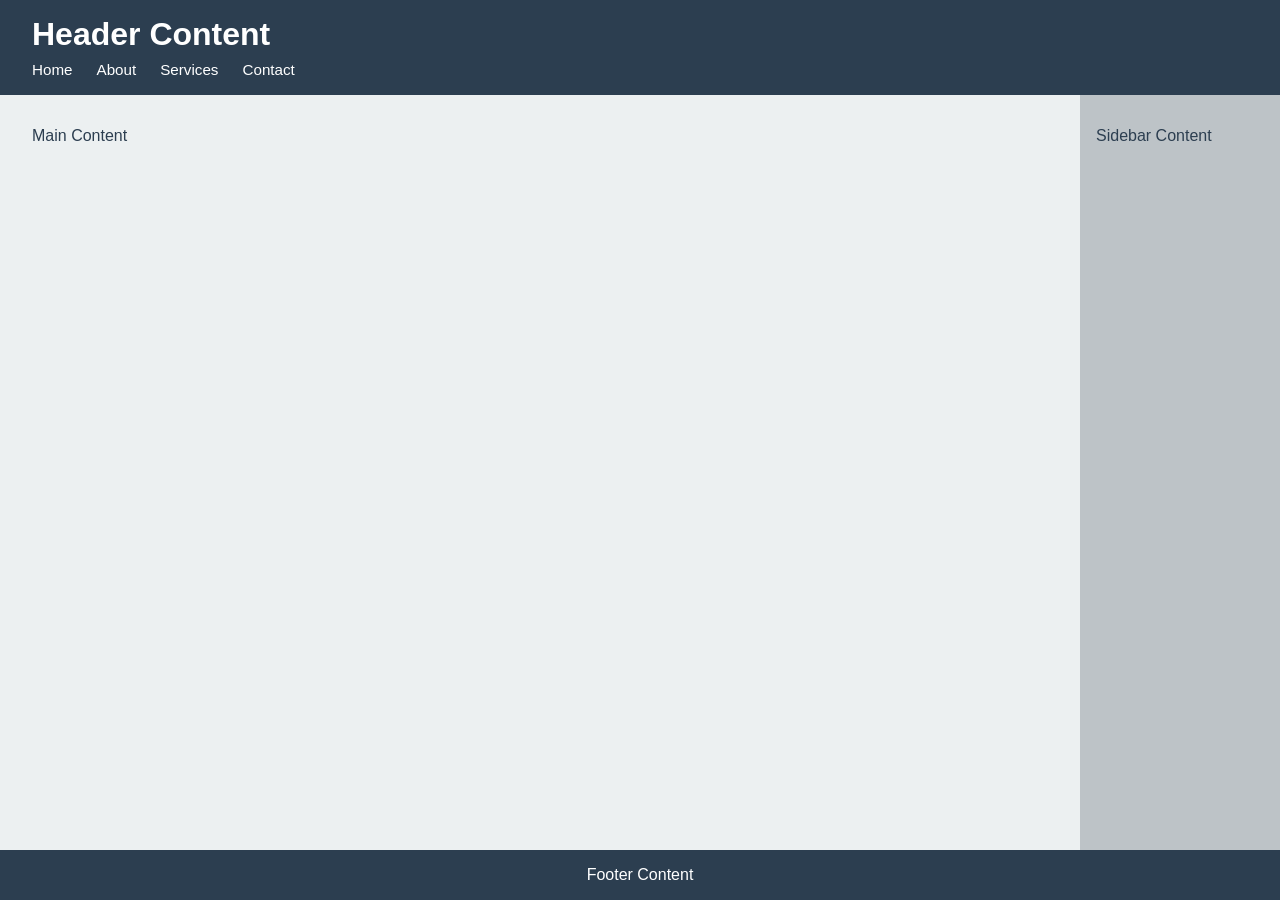
<file: week01/basic-layout.html>
<!DOCTYPE html>
<html lang="en">
<head>
  <meta charset="UTF-8">
  <meta name="viewport" content="width=device-width, initial-scale=1.0">
  <title>Joshua Miranda | WDD 131</title>
  <link rel="stylesheet" href="styles/layout.css">
  <script src="scripts/script.js" defer></script>
</head>
<body>

  <header>
    <h1>Header Content</h1>
    <nav>
      <ul>
        <li><a href="#">Home</a></li>
        <li><a href="#">About</a></li>
        <li><a href="#">Services</a></li>
        <li><a href="#">Contact</a></li>
      </ul>
    </nav>
  </header>

  <main>
    <p>Main Content</p>
  </main>

  <aside>
    <p>Sidebar Content</p>
  </aside>

  <footer>
    <p>Footer Content</p>
  </footer>

</body>
</html>
</file>
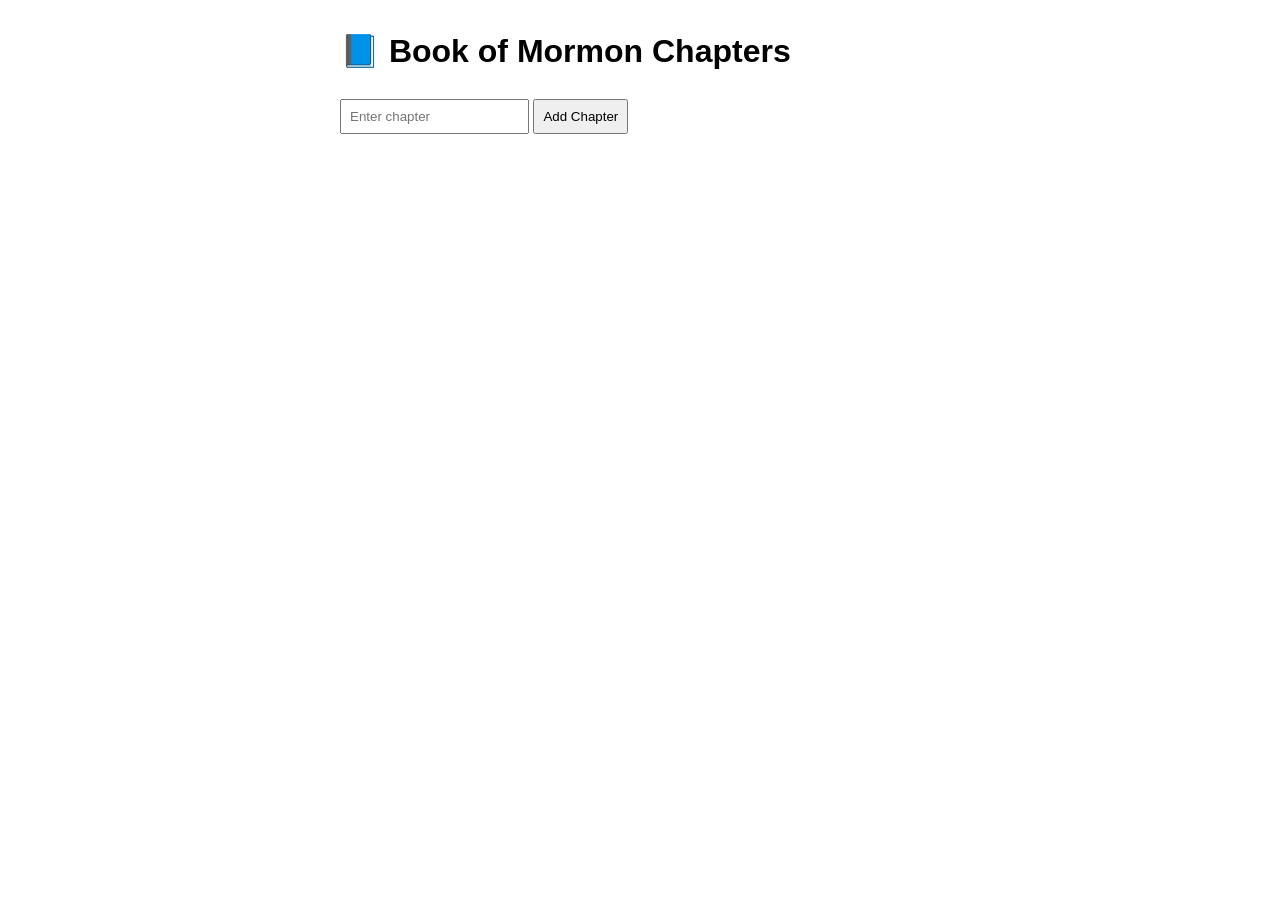
<file: week02/bom.html>
<!DOCTYPE html>
<html lang="en">

<head>

    <meta charset="UTF-8">

    <meta name="viewport" content="width=device-width, initial-scale=1.0">

    <title>Book of Mormon App</title>

    <link rel="stylesheet" href="styles/bom.css">

    <script src="scripts/bom.js" defer></script>

</head>

<body>

    <h1>📘 Book of Mormon Chapters</h1>

    <input type="text" id="favchap" placeholder="Enter chapter">

    <button>Add Chapter</button>

    <ul id="list"></ul>

</body>

</html>
</file>
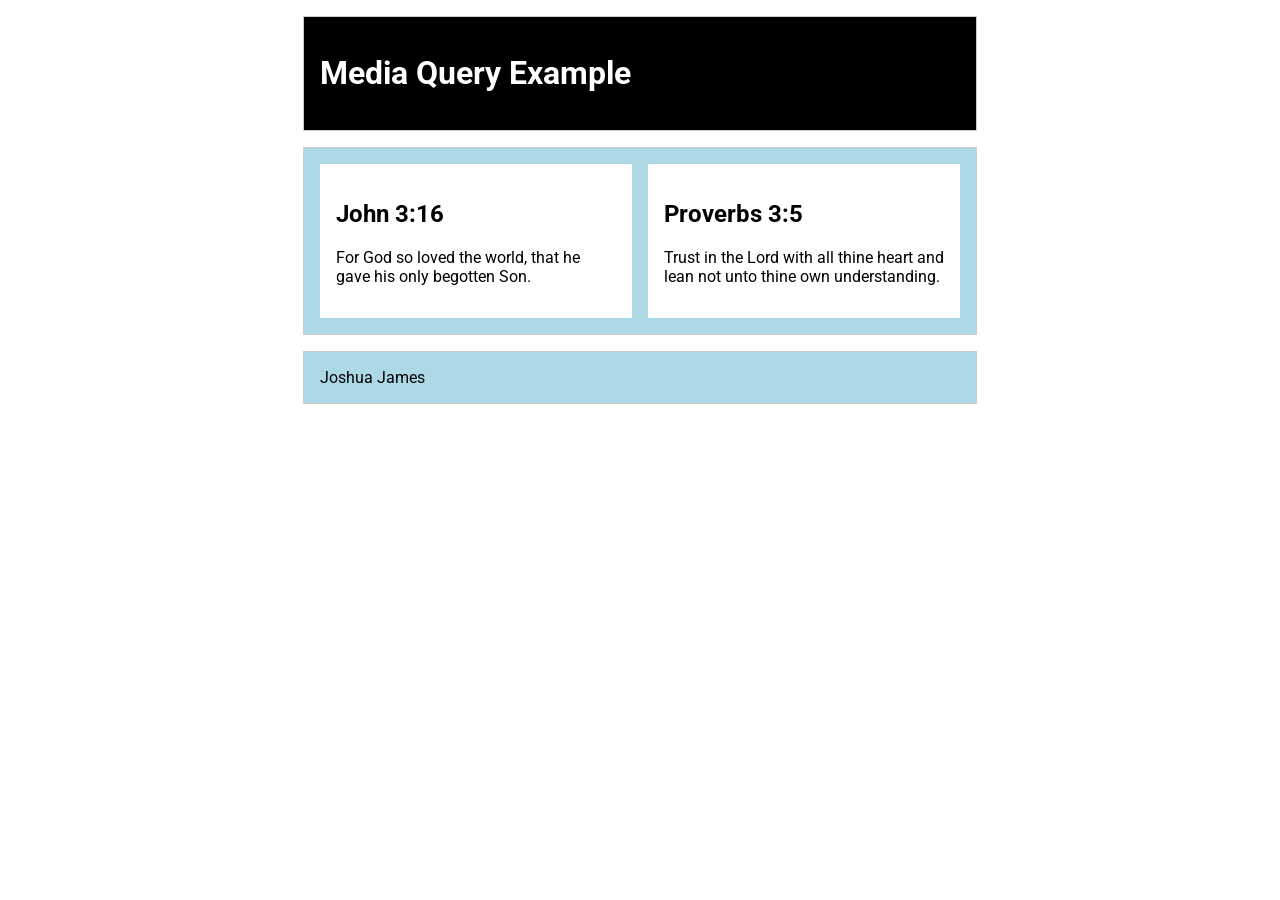
<file: week02/media-query.html>
<!DOCTYPE html>
<html lang="en">
<head>
    <meta charset="UTF-8">

    <meta name="viewport" content="width=device-width, initial-scale=1.0">

    <meta name="description" content="Media Query Learning Activity">

    <meta name="author" content="Joshua James">

    <title>Media Query Example</title>

    <!-- Google Font -->
    <link rel="preconnect" href="https://fonts.googleapis.com">

    <link rel="preconnect" href="https://fonts.gstatic.com" crossorigin>

    <link href="https://fonts.googleapis.com/css2?family=Roboto&display=swap" rel="stylesheet">

    <!-- CSS Files -->
    <link rel="stylesheet" href="styles/media-query.css">

    <link rel="stylesheet" href="styles/media-query-large.css">
</head>

<body>

    <header>
        <h1>Media Query Example</h1>
    </header>

    <main>

        <section>
            <h2>John 3:16</h2>

            <p>
                For God so loved the world, that he gave his only begotten Son.
            </p>
        </section>

        <section>
            <h2>Proverbs 3:5</h2>

            <p>
                Trust in the Lord with all thine heart and lean not unto thine own understanding.
            </p>
        </section>

    </main>

    <footer>
        Joshua James
    </footer>

</body>
</html>
</file>
<file: styles/base.css>
/* ============================================
   WDD 131 — Edgar Joshua Miranda
   base.css — Main Stylesheet
   ============================================ */

:root {
  /* Palette: Deep navy + warm cream + electric teal accent */
  --color-bg: #f5f3ef;
  --color-bg-card: #ffffff;
  --color-header-bg: #1a2744;
  --color-header-text: #e8e2d4;
  --color-nav-hover: #3ddbd9;
  --color-footer-bg: #1a2744;
  --color-footer-text: #a8b4c8;
  --color-footer-modified: #3ddbd9;
  --color-text: #1e1e2e;
  --color-text-muted: #4a4a6a;
  --color-card-header: #1a2744;
  --color-card-header-text: #e8e2d4;
  --color-accent: #3ddbd9;
  --color-link: #1a5276;
  --color-link-hover: #3ddbd9;
  --color-border: #ddd8ce;

  /* Typography */
  --font-display: 'Lora', serif;
  --font-body: 'Source Sans 3', sans-serif;
  /* Spacing */
  --radius-card: 10px;
  --max-width: 860px;
  --gap: 1.5rem;
}

/* ── Reset ─────────────────────────────────── */
*, *::before, *::after {
  box-sizing: border-box;
  margin: 0;
  padding: 0;
}

/* ── Base ───────────────────────────────────── */
body {
  font-family: var(--font-body);
  background-color: var(--color-bg);
  color: var(--color-text);
  font-size: 1rem;
  line-height: 1.7;
  min-height: 100vh;
  display: flex;
  flex-direction: column;
}

/* ── Header ─────────────────────────────────── */
header {
  background-color: var(--color-header-bg);
  color: var(--color-header-text);
  text-align: center;
  padding: 0;
}

#course-title {
  display: block;
  font-family: var(--font-display);
  font-weight: 700;
  font-size: 1.15rem;
  letter-spacing: 0.04em;
  padding: 1rem 1.5rem 0.75rem;
  color: var(--color-header-text);
}

/* ── Nav ────────────────────────────────────── */
nav {
  display: flex;
  justify-content: center;
  gap: 0;
  border-top: 1px solid rgba(255,255,255,0.08);
}

nav a {
  font-family: var(--font-display);
  font-weight: 500;
  font-size: 0.875rem;
  color: var(--color-header-text);
  text-decoration: none;
  padding: 0.65rem 1.5rem;
  letter-spacing: 0.03em;
  transition: color 0.2s ease, background-color 0.2s ease;
  border-bottom: 2px solid transparent;
}

nav a:hover,
nav a:focus {
  color: var(--color-nav-hover);
  border-bottom-color: var(--color-nav-hover);
  background-color: rgba(61, 219, 217, 0.06);
  outline: none;
}

/* ── Main ───────────────────────────────────── */
main {
  flex: 1;
  max-width: 900px;
  width: 100%;
  margin: 0 auto;
  padding: 2.5rem 2rem 3rem;
}

main h1 {
  font-family: var(--font-display);
  font-weight: 800;
  font-size: clamp(1.5rem, 3.5vw, 2rem);
  text-align: center;
  color: var(--color-text);
  margin-bottom: 2rem;
  letter-spacing: -0.01em;
}

/* ── Cards Grid ─────────────────────────────── */
.cards-grid {
  display: grid;
  grid-template-columns: 3fr 2fr;  
  gap: var(--gap);
  align-items: start;
}

/* ── Card ───────────────────────────────────── */
.card {
  background: var(--color-bg-card);
  border: 1px solid var(--color-border);
  border-radius: var(--radius-card);
  overflow: hidden;
  box-shadow: 0 2px 12px rgba(26, 39, 68, 0.07);
  transition: box-shadow 0.2s ease;
}

.card:hover {
  box-shadow: 0 6px 24px rgba(26, 39, 68, 0.12);
}

.card-header {
  background-color: var(--color-card-header);
  padding: 0.7rem 1.2rem;
  text-align: center;
  color: var(--color-card-header-text); 
}

.card-header h2 {
  font-family: var(--font-display);
  font-weight: 700;
  font-size: 0.95rem;
  color: var(--color-card-header-text);
  letter-spacing: 0.05em;
  text-transform: uppercase;
}

.card-body {
  padding: 1.2rem;
}

/* ── About Content ──────────────────────────── */
.about-content {
  display: flex;
  gap: 1rem;
  align-items: flex-start;
  margin-bottom: 1.2rem;
}

.about-text {
  flex: 1;
  font-size: 0.9rem;
  color: var(--color-text);
}

.about-text p + p {
  margin-top: 0.6rem;
}

.about-text strong {
  color: var(--color-header-bg);
  font-weight: 600;
}

.about-img-wrap {
  flex-shrink: 0;
}

.about-img-wrap img {
  width: 130px;
  height: 160px;
  object-fit: cover;
  border-radius: 6px;
  border: 2px solid var(--color-border);
  display: block;
}

/* ── Location Block ─────────────────────────── */
.location-block h3 {
  font-family: var(--font-display);
  font-weight: 700;
  font-size: 0.95rem;
  text-align: center;
  color: var(--color-text);
  margin-bottom: 0.75rem;
  padding-bottom: 0.5rem;
  border-bottom: 1px solid var(--color-border);
}

.flag-section {
  display: flex;
  gap: 1rem;
  align-items: flex-start;
}

.flag-wrap {
  flex-shrink: 0;
  text-align: center;
}

.flag-wrap img {
  width: 100px;
  height: 65px;
  object-fit: cover;
  border: 1px solid var(--color-border);
  border-radius: 3px;
  display: block;
}

.flag-placeholder {
  width: 100px;
  height: 65px;
  background: linear-gradient(to bottom, #d52b1e 33%, #f9d62e 33%, #f9d62e 66%, #007a3d 66%);
  border: 1px solid var(--color-border);
  border-radius: 3px;
}

.flag-caption {
  font-size: 0.72rem;
  color: var(--color-text-muted);
  margin-top: 0.3rem;
  font-style: italic;
}

.location-text {
  font-size: 0.875rem;
  color: var(--color-text);
  line-height: 1.6;
}

/* ── Resources Card ─────────────────────────── */
.resources-body {
  padding: 1.4rem 1.4rem 1.2rem;
}

.resources-list {
  list-style: disc;
  padding-left: 1.3rem;
  display: flex;
  flex-direction: column;
  gap: 0.55rem;
}

.resources-list li {
  font-size: 0.9rem;
}

.resources-list a {
  color: var(--color-link);
  text-decoration: none;
  font-weight: 500;
  transition: color 0.18s ease;
}

.resources-list a:hover {
  color: var(--color-link-hover);
  text-decoration: underline;
}

/* ── Footer ─────────────────────────────────── */
footer {
  background-color: var(--color-footer-bg);
  color: var(--color-footer-text);
  text-align: center;
  padding: 1.2rem 1rem;
  font-size: 0.85rem;
  font-family: var(--font-body);
}

footer p + p {
  margin-top: 0.3rem;
}

#lastModified {
  color: var(--color-footer-modified);
  font-size: 0.78rem;
  font-weight: 500;
}

/* ── Responsive ─────────────────────────────── */
@media (max-width: 680px) {
  .cards-grid {
    grid-template-columns: 1fr;
  }

  nav {
    flex-wrap: wrap;
  }

  nav a {
    font-size: 0.8rem;
    padding: 0.55rem 1rem;
  }

  .about-content {
    flex-direction: column-reverse;
  }

  .about-img-wrap img {
    width: 100%;
    height: auto;
    max-height: 200px;
  }

  .flag-section {
    flex-direction: column;
  }

  .flag-wrap img,
  .flag-placeholder {
    width: 80px;
    height: 52px;
  }
}
</file>
<file: project/styles/project.css>
:root {
    --primary-color: #1e3a8a;
    --secondary-color: #f59e0b;
    --background-color: #f8fafc;
    --text-color: #333333;
    --white: #ffffff;
}

* {
    margin: 0;
    padding: 0;
    box-sizing: border-box;
}

body {
    font-family: Arial, sans-serif;
    background-color: var(--background-color);
    color: var(--text-color);
    line-height: 1.6;
}

h1,
h2,
h3 {
    font-family: "Poppins", sans-serif;
}

header {
    background-color: var(--primary-color);
    color: var(--white);
    text-align: center;
    padding: 1rem;
}

header h1 {
    margin-bottom: 1rem;
}

.navigation {
    list-style: none;
    display: flex;
    flex-direction: column;
    gap: 0.5rem;
}

.navigation a {
    color: white;
    text-decoration: none;
    font-weight: 600;
}

.navigation a:hover {
    color: var(--secondary-color);
}

main {
    max-width: 1100px;
    margin: 0 auto;
    padding: 1rem;
}

section {
    margin-bottom: 2rem;
}

.hero {
    text-align: center;
}

.hero img {
    width: 100%;
    max-height: 400px;
    object-fit: cover;
    border-radius: 10px;
    margin-bottom: 1rem;
}

.hero h2 {
    color: var(--primary-color);
    margin-bottom: 1rem;
}

.visit-section,
.tip-section {
    background-color: white;
    padding: 1rem;
    border-radius: 10px;
    margin-bottom: 1rem;
}

.tip-section button {
    background-color: var(--secondary-color);
    border: none;
    padding: 0.75rem 1rem;
    margin-top: 1rem;
    cursor: pointer;
    border-radius: 5px;
    font-weight: bold;
}

.cards {
    display: grid;
    gap: 1rem;
}

.card {
    background-color: white;
    border-radius: 10px;
    overflow: hidden;
    box-shadow: 0 2px 8px rgb(0 0 0 / 10%);
    text-align: center;
    padding-bottom: 1rem;
}

.card img {
    width: 100%;
    height: 220px;
    object-fit: cover;
}

.card h3 {
    color: var(--primary-color);
    margin: 1rem 0;
}

.card p {
    padding: 0 1rem;
}

.filter-buttons {
    display: flex;
    flex-wrap: wrap;
    gap: 0.5rem;
    margin: 1rem 0;
}

.filter-buttons button {
    background-color: var(--primary-color);
    color: white;
    border: none;
    padding: 0.75rem 1rem;
    cursor: pointer;
    border-radius: 5px;
}

.filter-buttons button:hover {
    background-color: var(--secondary-color);
    color: black;
}

.resource-grid {
    display: grid;
    gap: 1rem;
}

.resource-card {
    background-color: white;
    padding: 1rem;
    border-radius: 10px;
    box-shadow: 0 2px 8px rgb(0 0 0 / 10%);
}

.resource-card h3 {
    color: var(--primary-color);
}

form {
    background-color: white;
    padding: 1.5rem;
    border-radius: 10px;
}

label {
    display: block;
    margin-top: 1rem;
    font-weight: bold;
}

input,
select,
textarea {
    width: 100%;
    padding: 0.75rem;
    margin-top: 0.3rem;
    border: 1px solid #ccc;
    border-radius: 5px;
}

input[type="submit"] {
    background-color: var(--primary-color);
    color: white;
    border: none;
    margin-top: 1rem;
    cursor: pointer;
}

input[type="submit"]:hover {
    background-color: var(--secondary-color);
    color: black;
}

#formMessage {
    margin-top: 1rem;
    font-weight: bold;
}

footer {
    background-color: var(--primary-color);
    color: white;
    text-align: center;
    padding: 1rem;
}

footer a {
    color: white;
}

footer a:hover {
    color: var(--secondary-color);
}

@media (min-width: 768px) {
    .navigation {
        flex-direction: row;
        justify-content: center;
    }

    .cards {
        grid-template-columns: repeat(3, 1fr);
    }

    .resource-grid {
        grid-template-columns: repeat(2, 1fr);
    }
}

fieldset {
    margin-top: 1rem;
    padding: 1rem;
    border-radius: 5px;
}

fieldset label {
    display: block;
    margin-top: 0.5rem;
}

.hero {
    text-align: center;
    padding: 2rem 1rem;
}

.hero p {
    max-width: 700px;
    margin: 0 auto;
}

.card {
    background-color: white;
    border-radius: 10px;
    overflow: hidden;
    box-shadow: 0 2px 8px rgb(0 0 0 / 10%);
    text-align: center;
    padding-bottom: 1rem;
    transition: transform .3s ease;
}

.card:hover {
    transform: translateY(-5px);
}

.tip-section button,
.filter-buttons button,
input[type="submit"] {
    transition: 0.3s ease;
}

a:focus,
button:focus,
input:focus,
textarea:focus,
select:focus {
    outline: 3px solid var(--secondary-color);
    outline-offset: 2px;
}
</file>
<file: styles/form.css>
:root {
    --primary-color: #4b004f;
    --secondary-color: #f1edf1;
    --white: #ffffff;
    --shadow: 0 4px 12px rgba(0, 0, 0, 0.1);
}

* {
    margin: 0;
    padding: 0;
    box-sizing: border-box;
}

body {
    font-family: Arial, Helvetica, sans-serif;
    background-color: var(--secondary-color);
    line-height: 1.5;
    color: #222;
}

/* HEADER */

header {
    background-color: var(--primary-color);
    color: white;
    text-align: center;
    padding: 1.5rem;
}

header h1 {
    font-size: 2rem;
}

/* MAIN */

main {
    max-width: 850px;
    margin: 1.5rem auto;
    padding: 1rem;
}

/* FORM */

form {
    background-color: white;
    padding: 2rem;
    border-radius: 10px;
    box-shadow: var(--shadow);
}

.form-group {
    margin-bottom: 1.5rem;
}

.form-group > label {
    display: block;
    margin-bottom: .5rem;
    font-weight: bold;
    font-size: 1.05rem;
}

/* INPUTS */

input[type="text"],
input[type="date"],
select,
textarea {
    width: 100%;
    padding: .8rem;
    border: 1px solid #cfcfcf;
    border-radius: 5px;
    font-size: 1rem;
}

input:focus,
select:focus,
textarea:focus {
    outline: 2px solid #9b5aa0;
    border-color: transparent;
}

textarea {
    resize: vertical;
    min-height: 120px;
}

/* RATING */

.rating {
    display: flex;
    justify-content: space-between;
    flex-wrap: wrap;
    gap: .75rem;
}

.rating-item {
    display: flex;
    flex-direction: column;
    align-items: center;
}

.rating-item input {
    width: auto;
    margin-bottom: .4rem;
}

.rating-item label {
    cursor: pointer;
    font-size: 1.2rem;
    font-weight: normal;
}

/* CHECKBOXES */

.checkbox-group {
    display: flex;
    flex-direction: column;
    gap: .75rem;
}

.checkbox-item {
    display: flex;
    align-items: center;
    gap: .5rem;
}

.checkbox-item input {
    width: auto;
}

.checkbox-item label {
    margin: 0;
    font-weight: normal;
}

/* BUTTON */

.submit-btn {
    width: 100%;
    padding: 1rem;
    border: none;
    border-radius: 5px;
    background-color: var(--primary-color);
    color: white;
    font-size: 1rem;
    cursor: pointer;
    transition: .3s;
}

.submit-btn:hover {
    opacity: .9;
}

/* REVIEW PAGE */

.confirmation {
    display: flex;
    justify-content: center;
    align-items: center;
    min-height: 60vh;
}

.success-card {
    background-color: white;
    width: 100%;
    max-width: 650px;
    padding: 2.5rem;
    border-radius: 12px;
    text-align: center;
    box-shadow: var(--shadow);
}

.checkmark {
    width: 90px;
    height: 90px;
    margin: 0 auto 1.5rem;
    border-radius: 50%;
    background-color: var(--primary-color);
    color: white;
    font-size: 3rem;
    font-weight: bold;
    display: flex;
    justify-content: center;
    align-items: center;
}

.success-card h2 {
    color: var(--primary-color);
    margin-bottom: 1rem;
}

.thank-message {
    margin-bottom: 1.5rem;
}

.counter-box {
    background-color: #f5f5f5;
    padding: 1.5rem;
    border-radius: 8px;
    margin: 1.5rem 0;
}

.counter-box p {
    margin-bottom: .5rem;
}

.counter-box strong {
    font-size: 2rem;
    color: var(--primary-color);
}

.back-link {
    display: inline-block;
    background-color: var(--primary-color);
    color: white;
    text-decoration: none;
    padding: .9rem 1.8rem;
    border-radius: 5px;
    transition: .3s;
}

.back-link:hover {
    opacity: .9;
}

/* FOOTER */

footer {
    background-color: var(--primary-color);
    color: white;
    text-align: center;
    padding: 1rem;
    margin-top: 2rem;
}

footer p {
    margin: .25rem 0;
}

/* RESPONSIVE */

@media (max-width: 600px) {

    .rating {
        flex-direction: column;
        align-items: flex-start;
    }

    .rating-item {
        flex-direction: row;
        gap: .75rem;
    }

    .success-card {
        padding: 2rem;
    }

    .checkmark {
        width: 75px;
        height: 75px;
        font-size: 2.5rem;
    }
}

@media (min-width: 768px) {

    header h1 {
        font-size: 2.3rem;
    }

    form {
        padding: 2.5rem;
    }
}
</file>
<file: styles/place.css>
:root {
    --primary-color: #c8102e;
    --secondary-color: #007a3d;
    --card-bg: rgba(255, 255, 255, 0.9);
    --text-color: #111;
}

/* RESET */

* {
    margin: 0;
    padding: 0;
    box-sizing: border-box;
}

/* BODY */

body {
    font-family: 'Roboto', sans-serif;
    background-color: #e6efe3;
    color: var(--text-color);
}

/* HEADER */

header {
    background-color: var(--primary-color);
    color: white;
    text-align: center;
    padding: 1.5rem;
    border-bottom: 10px solid var(--secondary-color);
}

header h1 {
    font-size: 2rem;
}

/* MAIN */

main {
    max-width: 1200px;
    margin: 0 auto;
}

/* HERO */

.hero {
    position: relative;
}

.hero img {
    width: 100%;
    display: block;
}

/* CARDS */

.card {
    background-color: var(--card-bg);
    margin: 1rem;
    padding: 1rem;
    text-align: center;
}

.card h2 {
    background-color: var(--secondary-color);
    color: white;
    padding: 0.8rem;
    margin-bottom: 1rem;
    font-size: 1.5rem;
}

.card p {
    margin: 0.5rem 0;
    line-height: 1.5;
}

/* WEATHER ICON */

.weather-icon {
    width: 75px;
    height: 75px;
    display: block;
    margin: 1rem auto;
}

/* FOOTER */

footer {
    background-color: var(--primary-color);
    color: white;
    text-align: center;
    padding: 1rem;
    margin-top: 1rem;
}

/* FLAG */

.flag {
    width: 90px;
    height: auto;
    display: block;
    margin: 0 auto 1rem;
}
</file>
<file: styles/place-large.css>
@media screen and (min-width: 768px) {

    .hero {
        position: relative;
    }

    /* DATA CARD */

    .data-card {
        position: absolute;
        top: 40px;
        left: 30px;
        width: 280px;
        background-color: rgba(255,255,255,0.85);
    }

    /* WEATHER CARD */

    .weather-card {
        position: absolute;
        bottom: 40px;
        right: 30px;
        width: 250px;
        background-color: rgba(255,255,255,0.85);
    }

    /* WEATHER EMOJI */

    .weather-card h2::after {
        content: " ⛅";
    }

    /* HIDE SVG ON LARGE VIEW */

    .weather-icon {
        display: none;
    }
}
</file>
<file: styles/temples.css>
* {
    margin: 0;
    padding: 0;
    box-sizing: border-box;
}

body {
    font-family: 'Roboto', sans-serif;
    background-color: #f4f4f4;
    color: #222;
}

header {
    background-color: purple;
    color: white;
    padding: 1rem;
}

.header-container {
    display: flex;
    justify-content: space-between;
    align-items: center;
}

#menu-button {
    background: none;
    border: none;
    color: white;
    font-size: 2rem;
    cursor: pointer;
}

nav {
    display: none;
    flex-direction: column;
    margin-top: 1rem;
}

nav a {
    color: white;
    text-decoration: none;
    padding: 0.5rem 0;
}

nav a:hover {
    color: yellow;
}

.open {
    display: flex;
}

main {
    max-width: 1000px;
    margin: 2rem auto;
    padding: 1rem;
}

h2 {
    text-align: center;
    margin-bottom: 2rem;
}

.gallery {
    display: grid;
    grid-template-columns: 1fr;
    gap: 1.5rem;
}

figure {
    background-color: white;
    padding: 1rem;
    text-align: center;
    border-radius: 10px;
}

figure img {
    width: 100%;
    height: auto;
    border-radius: 8px;
}

figcaption {
    margin-top: 0.5rem;
    font-size: 0.9rem;
}

footer {
    background-color: purple;
    color: white;
    text-align: center;
    padding: 1rem;
    margin-top: 2rem;
}
</file>
<file: styles/temples-large.css>
@media screen and (min-width: 768px) {

    #menu-button {
        display: none;
    }

    nav {
        display: flex;
        flex-direction: row;
        justify-content: center;
        gap: 2rem;
        margin-top: 1rem;
    }

    .gallery {
        grid-template-columns: repeat(3, 1fr);
    }

}
</file>
<file: project/styles/siteplan.css>
:root {
    --primary-color: #1e3a8a;
    --secondary-color: #f59e0b;
    --background-color: #f8fafc;
    --text-color: #333333;
    --white: #ffffff;
}

* {
    margin: 0;
    padding: 0;
    box-sizing: border-box;
}

body {
    font-family: Arial, sans-serif;
    background-color: var(--background-color);
    color: var(--text-color);
    line-height: 1.6;
}

header {
    background-color: var(--primary-color);
    color: var(--white);
    text-align: center;
    padding: 2rem;
}

.logo-container {
    display: flex;
    justify-content: center;
    align-items: center;
    gap: 0.75rem;
}

.logo-icon {
    font-size: 2rem;
}

h1,
h2,
h3 {
    font-family: "Poppins", sans-serif;
}

.tagline {
    margin-top: 0.5rem;
}

main {
    max-width: 1000px;
    margin: 0 auto;
    padding: 2rem;
}

section {
    background-color: var(--white);
    margin-bottom: 1.5rem;
    padding: 1.5rem;
    border-radius: 8px;
    box-shadow: 0 2px 6px rgba(0, 0, 0, 0.08);
}

h2 {
    color: var(--primary-color);
    margin-bottom: 1rem;
}

h3 {
    color: var(--secondary-color);
    margin-top: 1rem;
    margin-bottom: 0.5rem;
}

ul {
    padding-left: 1.5rem;
}

li {
    margin-bottom: 0.75rem;
}

.color-box {
    padding: 1rem;
    border-radius: 6px;
    font-weight: bold;
    margin: 1rem 0;
}

.primary {
    background-color: #1e3a8a;
    color: white;
}

.secondary {
    background-color: #f59e0b;
    color: black;
}

.background {
    background-color: #f8fafc;
    border: 2px solid #d1d5db;
}

.wireframe {
    border: 3px solid var(--primary-color);
    padding: 1rem;
}

.wireframe div {
    border: 1px solid #999;
    background-color: #eef2ff;
    padding: 1rem;
    margin: 0.5rem 0;
    text-align: center;
    font-weight: bold;
}

.desktop div {
    background-color: #e0f2fe;
}

footer {
    background-color: var(--primary-color);
    color: white;
    text-align: center;
    padding: 1rem;
}
</file>
<file: week01/styles/layout.css>
/* ===== Variables de diseño ===== */
:root {
  --color-header: #2c3e50;
  --color-main: #ecf0f1;
  --color-aside: #bdc3c7;
  --color-footer: #2c3e50;
  --color-text-light: #ffffff;
  --color-text-dark: #2c3e50;
  --font-main: 'Segoe UI', sans-serif;
}

/* ===== Reset básico ===== */
* {
  margin: 0;
  padding: 0;
  box-sizing: border-box;
}

/* ===== GRID en el body ===== */
body {
  font-family: var(--font-main);
  min-height: 100vh;

  display: grid;
  grid-template-columns: 1fr 200px;   /* main ocupa todo, aside fijo */
  grid-template-rows: auto 1fr auto;  /* header | contenido | footer */
  grid-template-areas:
    "header header"
    "main   aside"
    "footer footer";
}

/* ===== Áreas del Grid ===== */
header {
  grid-area: header;
  background-color: var(--color-header);
  color: var(--color-text-light);
  padding: 1rem 2rem;
}

main {
  grid-area: main;
  background-color: var(--color-main);
  color: var(--color-text-dark);
  padding: 2rem;
}

aside {
  grid-area: aside;
  background-color: var(--color-aside);
  color: var(--color-text-dark);
  padding: 2rem 1rem;
}

footer {
  grid-area: footer;
  background-color: var(--color-footer);
  color: var(--color-text-light);
  padding: 1rem 2rem;
  text-align: center;
}

/* ===== FLEXBOX en la nav ===== */
nav ul {
  list-style: none;
  display: flex;
  gap: 1.5rem;
  margin-top: 0.5rem;
}

nav a {
  color: var(--color-text-light);
  text-decoration: none;
  font-size: 0.95rem;
}

nav a:hover {
  text-decoration: underline;
}
</file>
<file: week02/styles/bom.css>
body {
    font-family: Arial, sans-serif;

    max-width: 600px;

    margin: 2rem auto;
}

input,
button {
    padding: 0.5rem;

    margin: 0.5rem 0;
}

li {
    margin: 0.5rem 0;
}
</file>
<file: week02/styles/media-query.css>
body {
    font-family: 'Roboto', sans-serif;
}

header,
main,
footer {
    max-width: 640px;

    margin: 1rem auto;

    border: 1px solid #ccc;

    padding: 1rem;

    background-color: lightblue;
}

main {
    display: grid;

    grid-template-columns: 1fr;

    gap: 1rem;
}

section {
    background-color: white;

    padding: 1rem;
}
</file>
<file: week02/styles/media-query-large.css>
@media screen and (min-width: 500px) {

    header {
        background-color: black;

        color: white;
    }

    main {
        grid-template-columns: 1fr 1fr;
    }

}
</file>
